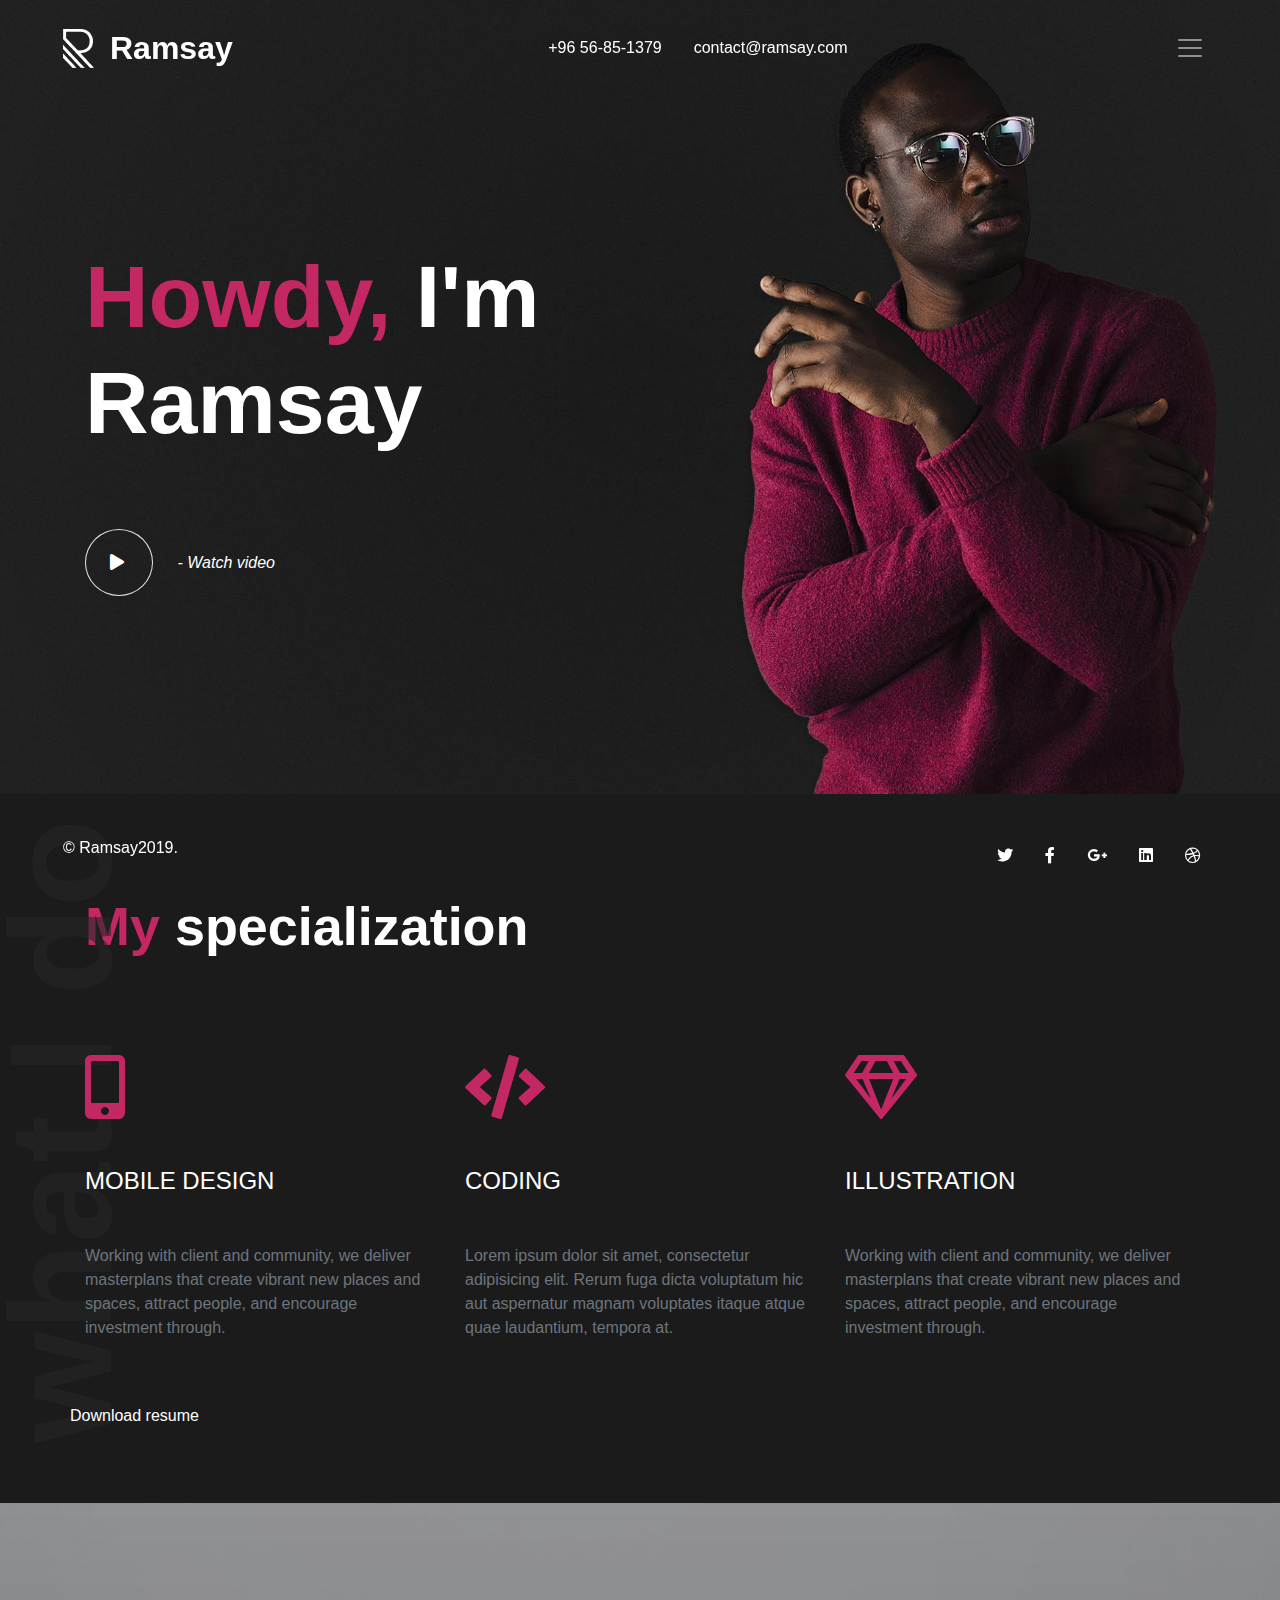
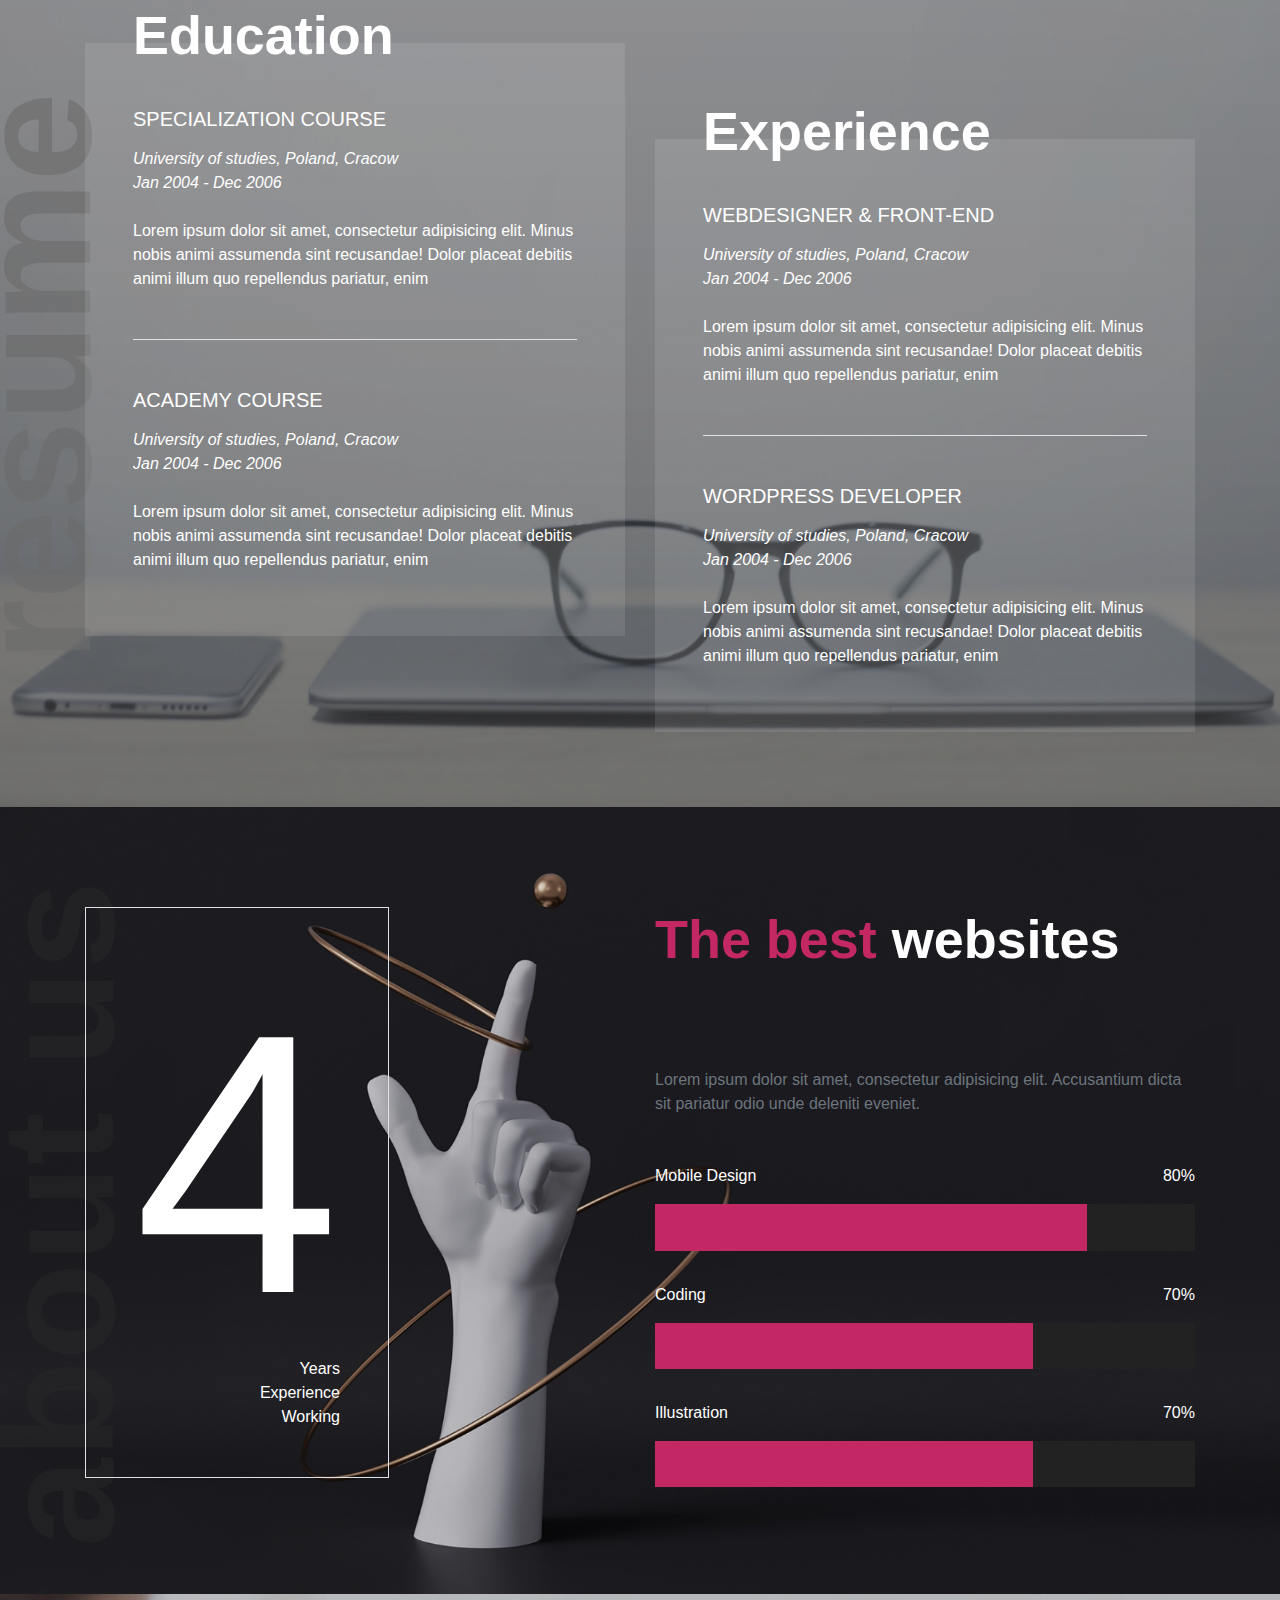
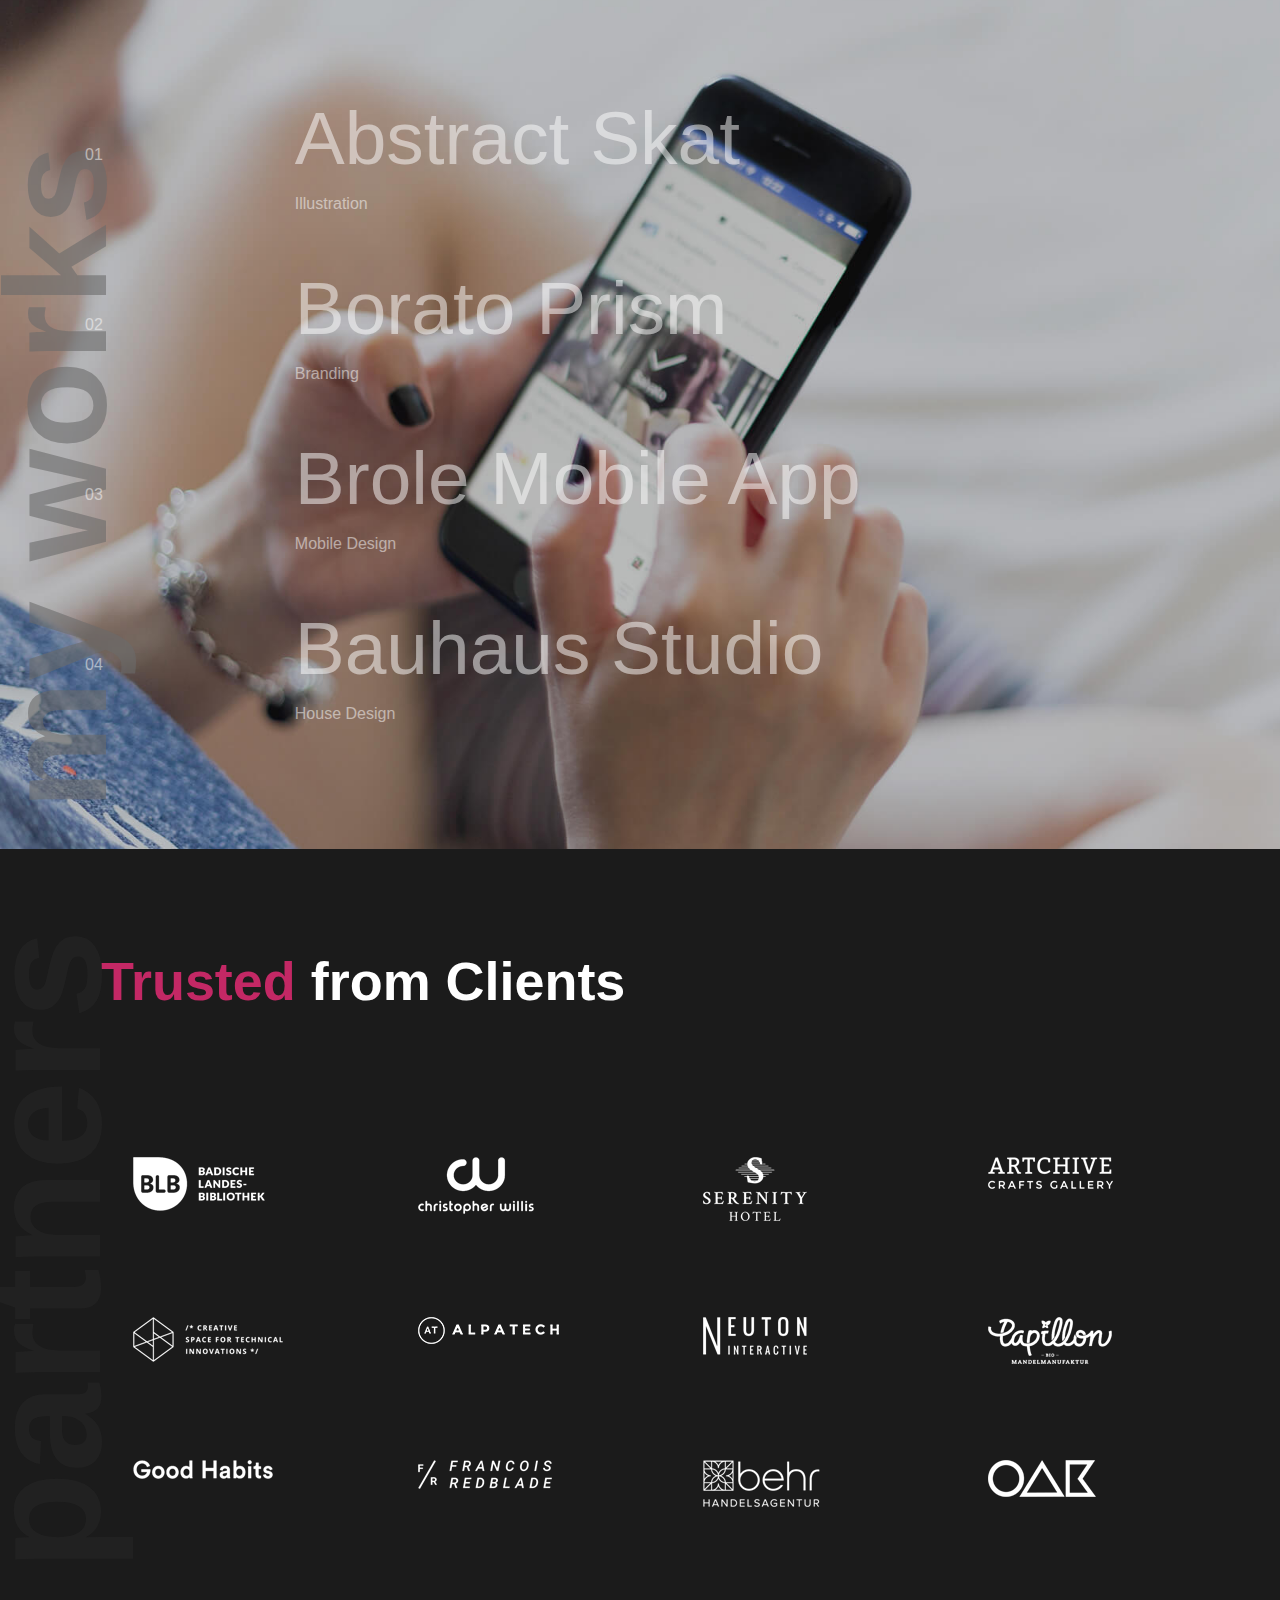
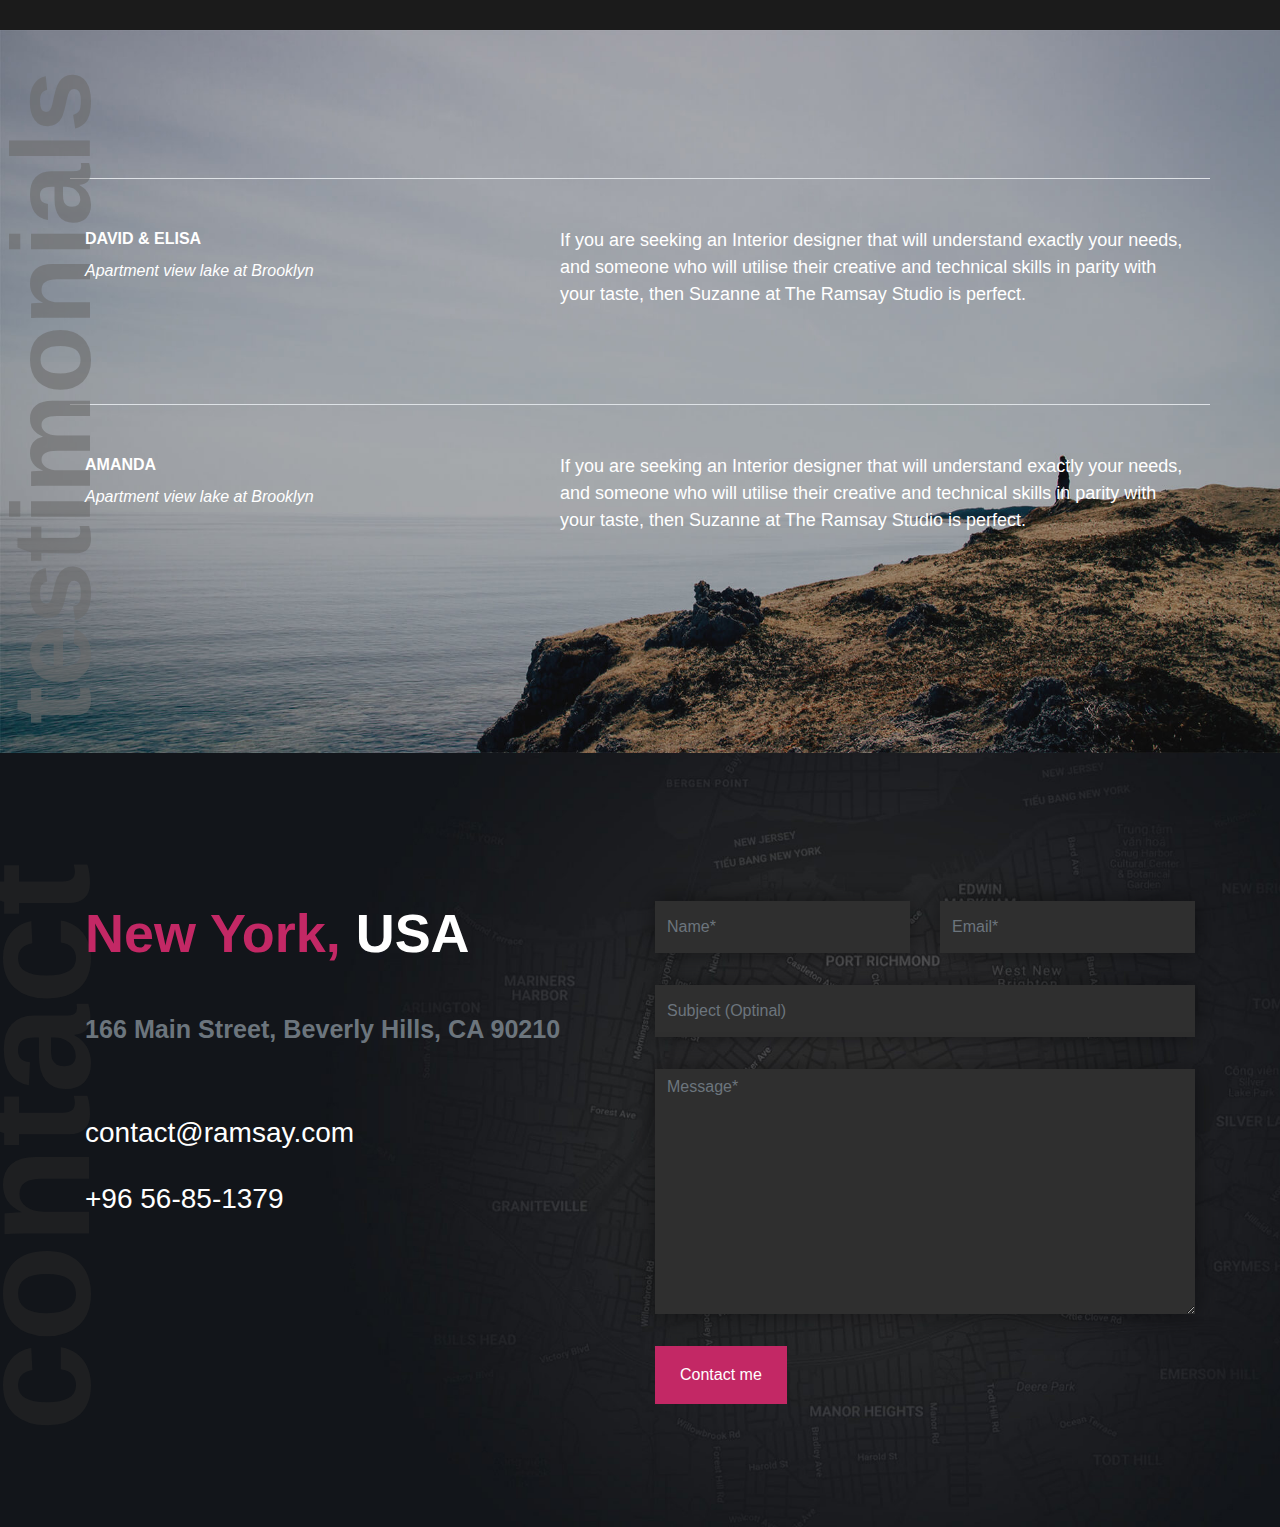
<file: index.html>
<!DOCTYPE html>
<html>
	<head>
		<!-- Required meta tags -->
		<meta charset="utf-8">
		<meta name="viewport" content="width=device-width, initial-scale=1, shrink-to-fit=no">
		
		<meta name="description" content="Free Web tutorials">
		<meta name="keywords" content="HTML, CSS, JavaScript">
		<meta name="author" content="Md Emran Hossain">
		
	    <!-- Company Name & Logo -->
		<title>Ramsay</title>
		<!-- company Icon -->
		<link href="images/logoanb.png" rel="icon">
		<link rel="icon" href="images/favicon.ico" type="image/x-icon">
		
		<!-- Fontawesome sheet -->
		<link href="css/all.css" rel="stylesheet">
		 
		<!-- Bootstrap CSS -->
		<link rel="stylesheet" href="css/bootstrap.min.css">
		<!-- LightBox CSS -->
		<link href="css/lightbox.css" rel="stylesheet">
		<!-- OwlCrousel CSS -->
		<link rel="stylesheet" href="css/owl.carousel.min.css">
		<link rel="stylesheet" href="css/owl.theme.default.min.css">
		<!-- Wow CSS -->
		<link rel="stylesheet" href="css/animate.min.css">
		<!-- Style sheet -->
		<link href="css/global.css" rel="stylesheet">
		<!-- Style sheet -->
		<link href="css/style.css" rel="stylesheet">
	</head>
	<body>
		<style>
			@media (max-width:2560px) {
				.offcanvas-collapse{
					position: fixed;
					top: 0;
					bottom: 0;
					left: 100%;
					width: 100%;
					max-width:400px;
					height:100vh;
					background-color: #1b1b1b;
					overflow-y: auto;
					visibility: hidden;
					transition: transform .3s ease-in-out, visibility .3s ease-in-out, -webkit-transform .3s ease-in-out;
					}
					.offcanvas-collapse.open {
						visibility: visible;
						-webkit-transform: translateX(-100%);
						transform: translateX(-100%);
					}
			}
			@media (max-width:576px) {
				.offcanvas-collapse{
					width: 100%;
					height:100vh;
				}
			}
		</style>
		<header class="fixed-top">
			<div class="container-fluid">
			<nav class="navbar navbar-dark px-sm-5 py-4 px-2">
				<img src="images/brand.png">
				<a class="navbar-brand mr-auto pl-3" href="#"><h2 class="font-weight-bold mb-0">Ramsay</h2></a>
				<ul class="nav mr-auto d-md-flex d-none">
					<li class="nav-item">
						<a class="nav-link text-white" href="Tel:+96 56-85-1379">+96 56-85-1379</a>
					</li>
					<li class="nav-item">
						<a class="nav-link text-white" href="mailto:contact@ramsay.com">contact@ramsay.com</a>
					</li>
				</ul>
				<button class="navbar-toggler" type="button" data-toggle="offcanvas" data-target="#navbarsExample01">
					<span class="navbar-toggler-icon"></span>
				</button>

				<div class="navbar-collapse offcanvas-collapse" id="navbarsExample01">
					<div class="d-flex flex-column h-100">
						<div class="text-right p-5">
							<button type="button" class="navbar-toggler close pr-sm-3 pr-0" data-toggle="offcanvas" data-target="#navbarsExample01">
								<span class="display-4">&times;</span>
							</button>
						</div>
						<div class="h-75 overflow-auto pl-5 pr-3 scroll-sm">
							<ul class="navbar-nav">
								<li class="nav-item">
									<a class="nav-link h4 py-3" href="#">Home</a>
								</li>
								<li class="nav-item">
									<a class="nav-link h4 py-3" href="#">Specialization</a>
								</li>
								<li class="nav-item">
									<a class="nav-link h4 py-3" href="#">Resume</a>
								</li>
								<li class="nav-item">
									<a class="nav-link h4 py-3" href="#">About</a>
								</li>
								<li class="nav-item">
									<a class="nav-link h4 py-3" href="#">Projects</a>
								</li>
								<li class="nav-item">
									<a class="nav-link h4 py-3" href="#">Testimonials</a>
								</li>
								<li class="nav-item">
									<a class="nav-link h4 py-3" href="#">Contact</a>
								</li>
							</ul>
						</div>
						<div class="p-5 mt-auto text-center">
							<ul class="nav d-flex justify-content-center">
								<li><a class="nav-link mx-1" href="#"><i class="fab fa-twitter"></i></a></li>
								<li><a class="nav-link mx-1" href="#"><i class="fab fa-facebook-f"></i></a></li>
								<li><a class="nav-link mx-1" href="#"><i class="fab fa-google-plus-g"></i></a></li>
								<li><a class="nav-link mx-1" href="#"><i class="fab fa-linkedin"></i></a></li>
								<li><a class="nav-link mx-1" href="#"><i class="fab fa-dribbble"></i></a></li>
							</ul>
							<div class="text-white">
								&copy; Ramsay2019. All Rights Reserved
							</div>
						</div>
					</div>
				</div>
			</nav>
			</div>
		</header>
		<main>
			<!-- == first section== -->
			<section id="main" class="bg-size-cover bg-position-center">
				<div class="container my-sm-5 py-sm-5">
					<div class="row py-sm-5 py-1">
						<div class="col-lg-6 col-md-8 col-10">
							<p class="display-2 display-2-min text-white pb-sm-5 mb-sm-5 pb-4 mb-4"><span class="text-orange">Howdy,</span> I'm Ramsay</p>
							<a class="text-white text-decoration-none" href="#">
								<span class="border rounded-circle p-4"><i class="fas fa-play"></i>
								</span><i class="pl-sm-4 pl-1"> - Watch video</i> 
							</a>
						</div>
					</div>
				</div>
			</section>
			<!-- ==whatIdo Section== -->
			<section class="position-relative" id="whatIdo">
				<div class="text-white-25 position-absolute line-height-1 h1-4x bottom-300 left-n250 transform-rotate-n90">
					what I do
				</div>
				<div class="container">
					<h2 class="text-white font-size-weight pb-sm-5 mb-sm-5 pb-4 mb-4"><span class="text-orange">My</span> specialization</h2>
					<div class="row justify-content-center">
						<div class="col-lg-4 col-md-6 text-sm-left text-center">
							<span class="text-orange"><i class="fas fa-mobile-alt fa-4x"></i></span>
							<h4 class="text-white my-sm-5 my-4">MOBILE DESIGN</h4>
							<p class="text-muted">Working with client and community, we deliver masterplans that create vibrant new places and spaces, attract people, and encourage investment through.</p>
						</div>
						<div class="col-lg-4 col-md-6 text-sm-left text-center mt-sm-0 mt-3">
							<span class="text-orange"><i class="fas fa-code fa-4x"></i></span>
							<h4 class="text-white my-sm-5 my-4">CODING</h4>
							<p class="text-muted">Lorem ipsum dolor sit amet, consectetur adipisicing elit. Rerum fuga dicta voluptatum hic aut aspernatur magnam voluptates itaque atque quae laudantium, tempora at.</p>
						</div>
						<div class="col-lg-4 col-md-6 text-sm-left text-center mt-lg-0 mt-3">
							<span class="text-orange"><i class="far fa-gem fa-4x"></i></span>
							<h4 class="text-white my-sm-5 my-4">ILLUSTRATION</h4>
							<p class="text-muted">Working with client and community, we deliver masterplans that create vibrant new places and spaces, attract people, and encourage investment through.</p>
						</div>
						<div class="col-12 mt-5 pl-sm-0 pl-5">
							<a class="text-decoration-none text-white" href="#">Download resume</a>
						</div>
					</div>
				</div>
			</section>
			<!-- ==Resume Section== -->
			<section class="bg-size-cover position-relative" id="resume">
				<div class="text-white-15 position-absolute line-height-1 h1-5x bottom-350 left-n250 transform-rotate-n90">
					resume
				</div>
				<div class="container text-white">
					<div class="row">
						<div class="col-md-6">
							<h2 class="font-size-weight mb-n4 px-5">Education</h2>
							<div class="resume-transparent-bg-color p-5">
								<div class="">
									<h5 class="my-3">SPECIALIZATION COURSE</h5>
									<i>University of studies, Poland, Cracow<br>Jan 2004 - Dec 2006</i>
									<p class="border-bottom pb-5 my-4">Lorem ipsum dolor sit amet, consectetur adipisicing elit. Minus nobis animi assumenda sint recusandae! Dolor placeat debitis animi illum quo repellendus pariatur, enim</p>
								</div>
								<div class="mt-5">
									<h5 class="my-3">ACADEMY COURSE</h5>
									<i>University of studies, Poland, Cracow<br>Jan 2004 - Dec 2006</i>
									<p class="mt-4">Lorem ipsum dolor sit amet, consectetur adipisicing elit. Minus nobis animi assumenda sint recusandae! Dolor placeat debitis animi illum quo repellendus pariatur, enim</p>
								</div>
							</div>
						</div>
						<div class="col-md-6 pt-5 mt-5">
							<h2 class="font-size-weight mb-n4 px-5">Experience</h2>
							<div class="resume-transparent-bg-color p-5">
								<div>
									<h5 class="my-3">WEBDESIGNER & FRONT-END</h5>
									<i>University of studies, Poland, Cracow<br>Jan 2004 - Dec 2006</i>
									<p class="border-bottom pb-5 my-4">Lorem ipsum dolor sit amet, consectetur adipisicing elit. Minus nobis animi assumenda sint recusandae! Dolor placeat debitis animi illum quo repellendus pariatur, enim</p>
								</div>
								<div class="mt-5">
									<h5 class="my-3">WORDPRESS DEVELOPER</h5>
									<i>University of studies, Poland, Cracow<br>Jan 2004 - Dec 2006</i>
									<p class="mt-4">Lorem ipsum dolor sit amet, consectetur adipisicing elit. Minus nobis animi assumenda sint recusandae! Dolor placeat debitis animi illum quo repellendus pariatur, enim</p>
								</div>
							</div>
						</div>
					</div>
				</div>
			</section>
			<!-- ==About US Section== -->
			<section class="bg-size-cover position-relative" id="aboutUS">
				<div class="text-white-25 position-absolute line-height-1 h1-5x bottom-300 left-n275 transform-rotate-n90">
					about us
				</div>
				<div class="container">
					<div class="row justify-content-between">
						<div class="col-md-auto">
							<div class="text-white border text-right p-5">
								<div class="big-font">4</div><div class="mt-n3">Years<br> Experience<br> Working</div>
							</div>
						</div>
						<div class="col-md-6">
							<h2 class="text-white font-size-weight pb-5"><span class="text-orange">The best</span> websites</h2>
							<p class="text-muted my-5">Lorem ipsum dolor sit amet, consectetur adipisicing elit. Accusantium dicta sit pariatur odio unde deleniti eveniet.</p>
							<div class="d-flex justify-content-between text-white">
								<p>Mobile Design</p>
								<p>80%</p>
							</div>
							<div class="progress">
								<div class="progress-bar bg-orange" role="progressbar" style="width:80%;"></div>
							</div>
							<div class="d-flex justify-content-between text-white">
								<p>Coding</p>
								<p>70%</p>
							</div>
							<div class="progress">
								<div class="progress-bar bg-orange" role="progressbar" style="width:70%;"></div>
							</div>
							<div class="d-flex justify-content-between text-white">
								<p>Illustration</p>
								<p>70%</p>
							</div>
							<div class="progress">
								<div class="progress-bar bg-orange" role="progressbar" style="width:70%;"></div>
							</div>
						</div>
					</div>
				</div>
			</section>
			<!-- ==My Works Section== -->
			<section class="bg-size-cover position-relative" id="myWorks">
				<div class="text-white-15 position-absolute line-height-1 h1-4x bottom-300 left-n275 transform-rotate-n90 d-md-block d-none">
					my works
				</div>
				<div class="container text-white">
					<div class="row">
						<div class="col-12">
							<div class="d-flex ops mb-5">
								<span class="my-auto">01</span>
								<div class="pl-md-5 pl-3 ml-md-5 ml-3">
									<div class="pl-md-5 pl-3 ml-md-5 ml-3">
										<h2 class="font4x font4x-md">Abstract Skat</h2>
										<div>Illustration</div>
									</div>
								</div>
							</div>
							<div class="d-flex ops mb-5">
								<span class="my-auto">02</span>
								<div class="pl-md-5 pl-3 ml-md-5 ml-3">
									<div class="pl-md-5 pl-3 ml-md-5 ml-3">
										<h2 class="font4x font4x-md">Borato Prism</h2>
										<div>Branding</div>
									</div>
								</div>
							</div>
							<div class="d-flex ops mb-5">
								<span class="my-auto">03</span>
								<div class="pl-md-5 pl-3 ml-md-5 ml-3">
									<div class="pl-md-5 pl-3 ml-md-5 ml-3">
										<h2 class="font4x font4x-md">Brole Mobile App</h2>
										<div>Mobile Design</div>
									</div>
								</div>
							</div>
							<div class="d-flex ops mb-5">
								<span class="my-auto">04</span>
								<div class="pl-md-5 pl-3 ml-md-5 ml-3">
									<div class="pl-md-5 pl-3 ml-md-5 ml-3">
										<h2 class="font4x font4x-md">Bauhaus Studio</h2>
										<div>House Design</div>
									</div>
								</div>
							</div>
						</div>
					</div>
				</div>
			</section>
			<!-- ==Partners Section== -->
			<section class="position-relative" id="partners">
				<div class="text-white-25 position-absolute line-height-1 h1-5x bottom-300 left-n275 transform-rotate-n90">
					partners
				</div>
				<div class="container">
					<h2 class="text-white font-size-weight pl-3 mb-5"><span class="text-orange">Trusted</span> from Clients</h2>
					<div class="row row-cols-xl-4 row-cols-md-3 row-cols-2">
						<!--01-->
						<div class="col my-5">
							<img src="images/1.png" class="px-sm-5 px-4 mt-5" alt="1">
						</div>
						<!--02-->
						<div class="col my-5">
							<img src="images/2.png" class="px-sm-5 px-4 mt-5" alt="2">
						</div>
						<!--03-->
						<div class="col my-5">
							<img src="images/3.png" class="px-sm-5 px-4 mt-5" alt="3">
						</div>
						<!--04-->
						<div class="col my-5">
							<img src="images/4.png" class="px-sm-5 px-4 mt-5" alt="4">
						</div>
						<!--05-->
						<div class="col mb-5">
							<img src="images/5.png" class="px-sm-5 px-4 mt-5" alt="5">
						</div>
						<!--06-->
						<div class="col mb-5">
							<img src="images/6.png" class="px-sm-5 px-4 mt-5" alt="6">
						</div>
						<!--07-->
						<div class="col mb-5">
							<img src="images/7.png" class="px-sm-5 px-4 mt-5" alt="7">
						</div>
						<!--08-->
						<div class="col mb-5">
							<img src="images/8.png" class="px-sm-5 px-4 mt-5" alt="8">
						</div>
						<!--09-->
						<div class="col mb-5">
							<img src="images/9.png" class="px-sm-5 px-4 mt-5" alt="9">
						</div>
						<!--10-->
						<div class="col mb-5">
							<img src="images/10.png" class="px-sm-5 px-4 mt-5" alt="10">
						</div>
						<!--11-->
						<div class="col mb-5">
							<img src="images/11.png" class="px-sm-5 px-4 mt-5" alt="11">
						</div>
						<!--12-->
						<div class="col mb-5">
							<img src="images/12.png" class="px-sm-5 px-4 mt-5" alt="12">
						</div>
					</div>
				</div>
			</section>
			<!-- ==Testimonials/Review Section== -->
			<section class="bg-size-cover position-relative" id="reviews">
				<div class="text-white-15 position-absolute line-height-1 h1-3x bottom-300 left-n275 transform-rotate-n90">
					testimonials
				</div>
				<div class="container py-5">
					<div class="row text-white border-top">
						<div class="col-md-5">
							<div class="font-weight mb-2">DAVID & ELISA</div>
							<i>Apartment view lake at Brooklyn</i>
						</div>
						<div class="col-md-7">
							<p>If you are seeking an Interior designer that will understand exactly your needs, and someone who will utilise their creative and technical skills in parity with your taste, then Suzanne at The Ramsay Studio is perfect.</p>
						</div>
					</div>
					<div class="row text-white border-top">
						<div class="col-md-5">
							<div  class="font-weight mb-2">AMANDA</div>
							<i>Apartment view lake at Brooklyn</i>
						</div>
						<div class="col-md-7">
							<p>If you are seeking an Interior designer that will understand exactly your needs, and someone who will utilise their creative and technical skills in parity with your taste, then Suzanne at The Ramsay Studio is perfect.</p>
						</div>
					</div>
				</div>
			</section>
			<!-- ==Contact Section== -->
			<section class="bg-size-cover position-relative" id="contact">
				<div class="text-white-25 position-absolute line-height-1 h1-5x bottom-300 left-n250 transform-rotate-n90">
					contact
				</div>
				<div class="container my-5">
					<div class="row">
						<div class="col-md-6">
							<h2 class="text-white font-size-weight"><span class="text-orange">New York, </span>USA</h2>
							<h5 class="text-muted font-weight my-5">166 Main Street, Beverly Hills, CA 90210</h5>
							<h3 class="pt-4"><a class="text-decoration-none color" href="mailto:contact@ramsay.com"> contact@ramsay.com</a></h3>
							<h3 class="py-4"><a class="text-decoration-none text-white" href="Tel:+96 56-85-1379">+96 56-85-1379</a></h3>
						</div>
						<div class="col-md-6">
							<div class="row">
								<div class="form-group col-sm-6 pb-3">
									<input class="form-control bg-light-dark border-0 rounded-0 h-52" type="text" placeholder="Name*">
								</div>
								<div class="form-group col-sm-6 pb-3">
									<input class="form-control bg-light-dark border-0 rounded-0 h-52" type="email" placeholder="Email*">
								</div>
								<div class="form-group col-sm-12 pb-3">
									<input class="form-control bg-light-dark border-0 rounded-0 h-52" type="text" placeholder="Subject (Optinal)">
								</div>
								<div class="form-group col-sm-12 pb-3">
									<textarea class="form-control bg-light-dark border-0 rounded-0 h-245" name="message" placeholder="Message*"></textarea>
								</div>
								<div class="col-sm-12">
									<button class="btn text-white py-3 px-4 rounded-0" type="submit">Contact me</button>
								</div>
							</div>
						</div>
					</div>
				</div>
			</section>
		</main>
		<footer class="fixed-bottom">
			<div class="container-fluid text-white">
				<div class="row justify-content-center px-5 py-sm-4 py-2">
					<div class="col-sm text-sm-left text-center">
						&copy; Ramsay2019.
					</div>
					<div class="col-auto">
						<ul class="nav">
							<li><a class="nav-link" href="#"><i class="fab fa-twitter"></i></a></li>
							<li><a class="nav-link" href="#"><i class="fab fa-facebook-f"></i></a></li>
							<li><a class="nav-link" href="#"><i class="fab fa-google-plus-g"></i></a></li>
							<li><a class="nav-link" href="#"><i class="fab fa-linkedin"></i></a></li>
							<li><a class="nav-link" href="#"><i class="fab fa-dribbble"></i></a></li>
						</ul>
					</div>
				</div>
			</div>
		</footer>
		  
		  
		<!-- Optional JavaScript -->
		<!-- jQuery first, then Popper.js, then Bootstrap JS -->
		<script src="js/jquery-3.5.1.min.js"></script>
		<script src="js/popper.min.js"></script>
		<script src="js/bootstrap.min.js"></script>
		<script src="js/lightbox-plus-jquery.js"></script>
		<script src="js/owl.carousel.min.js"></script>
		<script src="js/isotope.pkgd.min.js"></script>
		<script src="js/wow.min.js"></script>
		<script src="js/jquery.waypoints.min.js"></script>
		<script src="js/jquery.counterup.min.js"></script>
		<script>
			$(function () {
			  'use strict'

			  $('[data-toggle="offcanvas"]').on('click', function () {
				$('.offcanvas-collapse').toggleClass('open')
			  })
			})
		</script>
		<script>
			new WOW().init();
			$('.counter').counterUp({
				delay: 10,
				time: 1000
			});
		</script>
		<script>
			var $lulu = $('.kaissa').isotope({
			  // options
			  itemSelector: '.baissa',
			  layoutMode: 'fitRows'
			});	
			
			// filter items on button click
			$('#portfolioFilter').on( 'click', 'button', function() {
			  var filterValue = $(this).attr('data-filter');
			  $lulu.isotope({ filter: filterValue });
			});
			
			// change active class on buttons
			$('#portfolioFilter').each( function( i, targetBtn ) {
			  var $actionBtn = $( targetBtn );
			  $actionBtn.on( 'click', 'button', function() {
				$actionBtn.find('.active').removeClass('active');
				$( this ).addClass('active');
			  });
			});
		</script>
	 
		<script>
			$(document).ready(function(){
				  $(".owl-carousel").owlCarousel({
					items:4,
					loop:true,
					margin:2,
					autoplay:true,
					autoplayTimeout:1000,
					autoplayHoverPause:true,
					nav:true,
					dots:false,
					responsive:{
						0:{
							items:2,
						},
						600:{
							items:3,
						},
						1000:{
							items:4,
						},
						1300:{
							items:5,
						}
					}
				});
			});			
		</script>
		<script>
						
		</script>
	 </body>
       
</html>
</file>
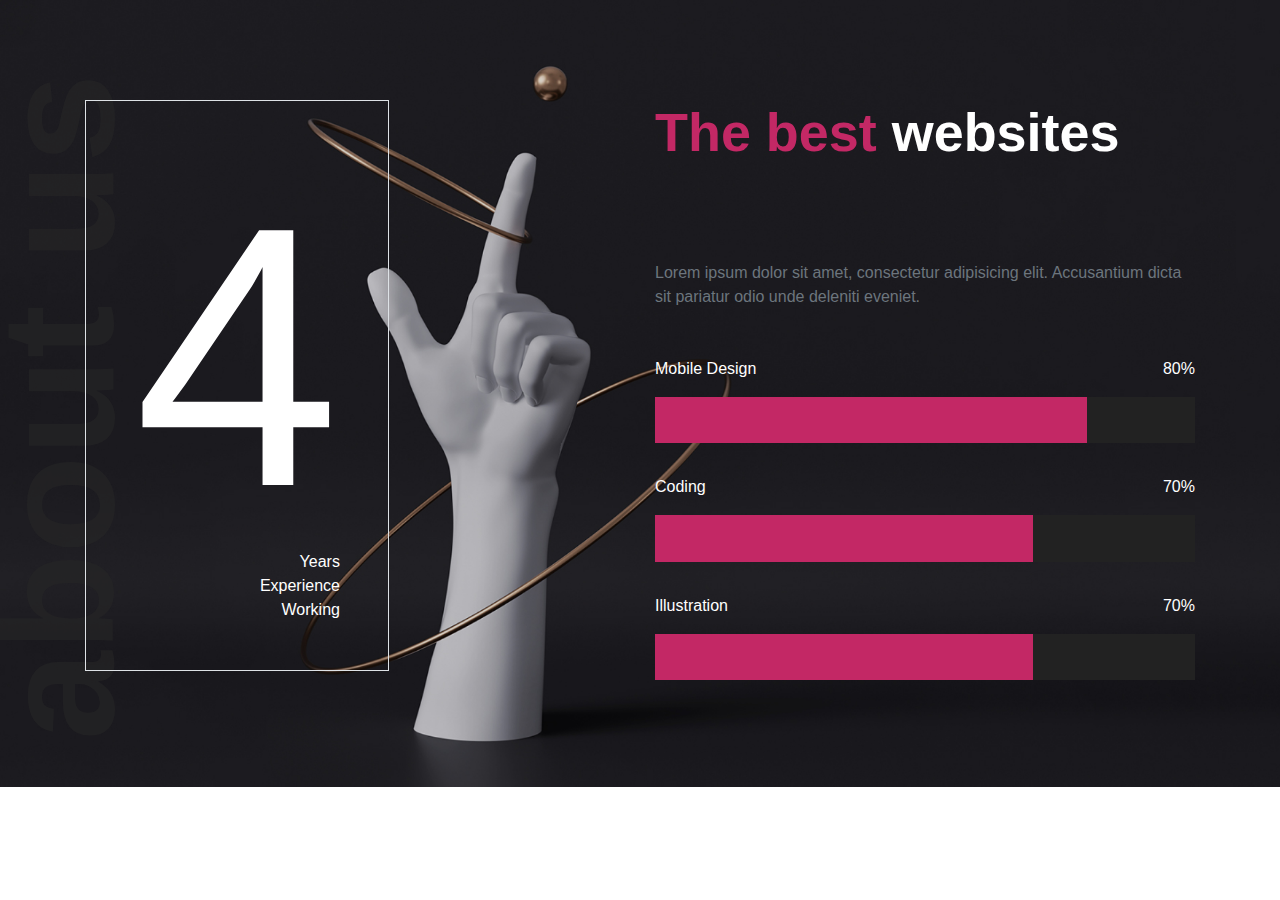
<file: aboutUS.html>
<!DOCTYPE html>
<html>
	<head>
		<!-- Required meta tags -->
		<meta charset="utf-8">
		<meta name="viewport" content="width=device-width, initial-scale=1, shrink-to-fit=no">
		
		<meta name="description" content="Free Web tutorials">
		<meta name="keywords" content="HTML, CSS, JavaScript">
		<meta name="author" content="Md Emran Hossain">
		
	    <!-- Company Name & Logo -->
		<title>Md Emran Hossain</title>
		<!-- company Icon -->
		<link href="images/logoanb.png" rel="icon">
		<link rel="icon" href="images/favicon.ico" type="image/x-icon">
		
		<!-- Fontawesome sheet -->
		<link href="css/all.css" rel="stylesheet">
		 
		<!-- Bootstrap CSS -->
		<link rel="stylesheet" href="css/bootstrap.min.css">
		<!-- LightBox CSS -->
		<link href="css/lightbox.css" rel="stylesheet">
		<!-- OwlCrousel CSS -->
		<link rel="stylesheet" href="css/owl.carousel.min.css">
		<link rel="stylesheet" href="css/owl.theme.default.min.css">
		<!-- Wow CSS -->
		<link rel="stylesheet" href="css/animate.min.css">
		<!-- Style sheet -->
		<link href="css/global.css" rel="stylesheet">
		<!-- Style sheet -->
		<link href="css/style.css" rel="stylesheet">
		
	 </head>
	 <body>
		<header class="fixed-top">
		</header>
		<main>
			<!-- ==About US Section== -->
			<section class="bg-size-cover position-relative" id="aboutUS">
				<div class="text-white-25 position-absolute line-height-1 h1-5x bottom-300 left-n275 transform-rotate-n90">
					about us
				</div>
				<div class="container">
					<div class="row justify-content-between">
						<div class="col-md-auto">
							<div class="text-white border text-right p-5">
								<div class="big-font">4</div><div class="mt-n3">Years<br> Experience<br> Working</div>
							</div>
						</div>
						<div class="col-md-6">
							<h2 class="text-white font-size-weight pb-5"><span class="text-orange">The best</span> websites</h2>
							<p class="text-muted my-5">Lorem ipsum dolor sit amet, consectetur adipisicing elit. Accusantium dicta sit pariatur odio unde deleniti eveniet.</p>
							<div class="d-flex justify-content-between text-white">
								<p>Mobile Design</p>
								<p>80%</p>
							</div>
							<div class="progress">
								<div class="progress-bar bg-orange" role="progressbar" style="width:80%;"></div>
							</div>
							<div class="d-flex justify-content-between text-white">
								<p>Coding</p>
								<p>70%</p>
							</div>
							<div class="progress">
								<div class="progress-bar bg-orange" role="progressbar" style="width:70%;"></div>
							</div>
							<div class="d-flex justify-content-between text-white">
								<p>Illustration</p>
								<p>70%</p>
							</div>
							<div class="progress">
								<div class="progress-bar bg-orange" role="progressbar" style="width:70%;"></div>
							</div>
						</div>
					</div>
				</div>
			</section>
		</main>
		<footer>
		</footer>
		  
		  
		<!-- Optional JavaScript -->
		<!-- jQuery first, then Popper.js, then Bootstrap JS -->
		<script src="js/jquery-3.5.1.min.js"></script>
		<script src="js/popper.min.js"></script>
		<script src="js/bootstrap.min.js"></script>
		<script src="js/lightbox-plus-jquery.js"></script>
		<script src="js/owl.carousel.min.js"></script>
		<script src="js/isotope.pkgd.min.js"></script>
		<script src="js/wow.min.js"></script>
		<script src="js/jquery.waypoints.min.js"></script>
		<script src="js/jquery.counterup.min.js"></script>
		<script>
			new WOW().init();
			$('.counter').counterUp({
				delay: 10,
				time: 1000
			});
		</script>
		<script>
			var $lulu = $('.kaissa').isotope({
			  // options
			  itemSelector: '.baissa',
			  layoutMode: 'fitRows'
			});	
			
			// filter items on button click
			$('#portfolioFilter').on( 'click', 'button', function() {
			  var filterValue = $(this).attr('data-filter');
			  $lulu.isotope({ filter: filterValue });
			});
			
			// change active class on buttons
			$('#portfolioFilter').each( function( i, targetBtn ) {
			  var $actionBtn = $( targetBtn );
			  $actionBtn.on( 'click', 'button', function() {
				$actionBtn.find('.active').removeClass('active');
				$( this ).addClass('active');
			  });
			});
		</script>
	 
		<script>
			$(document).ready(function(){
				  $(".owl-carousel").owlCarousel({
					items:4,
					loop:true,
					margin:2,
					autoplay:true,
					autoplayTimeout:1000,
					autoplayHoverPause:true,
					nav:true,
					dots:false,
					responsive:{
						0:{
							items:2,
						},
						600:{
							items:3,
						},
						1000:{
							items:4,
						},
						1300:{
							items:5,
						}
					}
				});
			});			
		</script>
		<script>
						
		</script>
	</body>
       
</html>
</file>
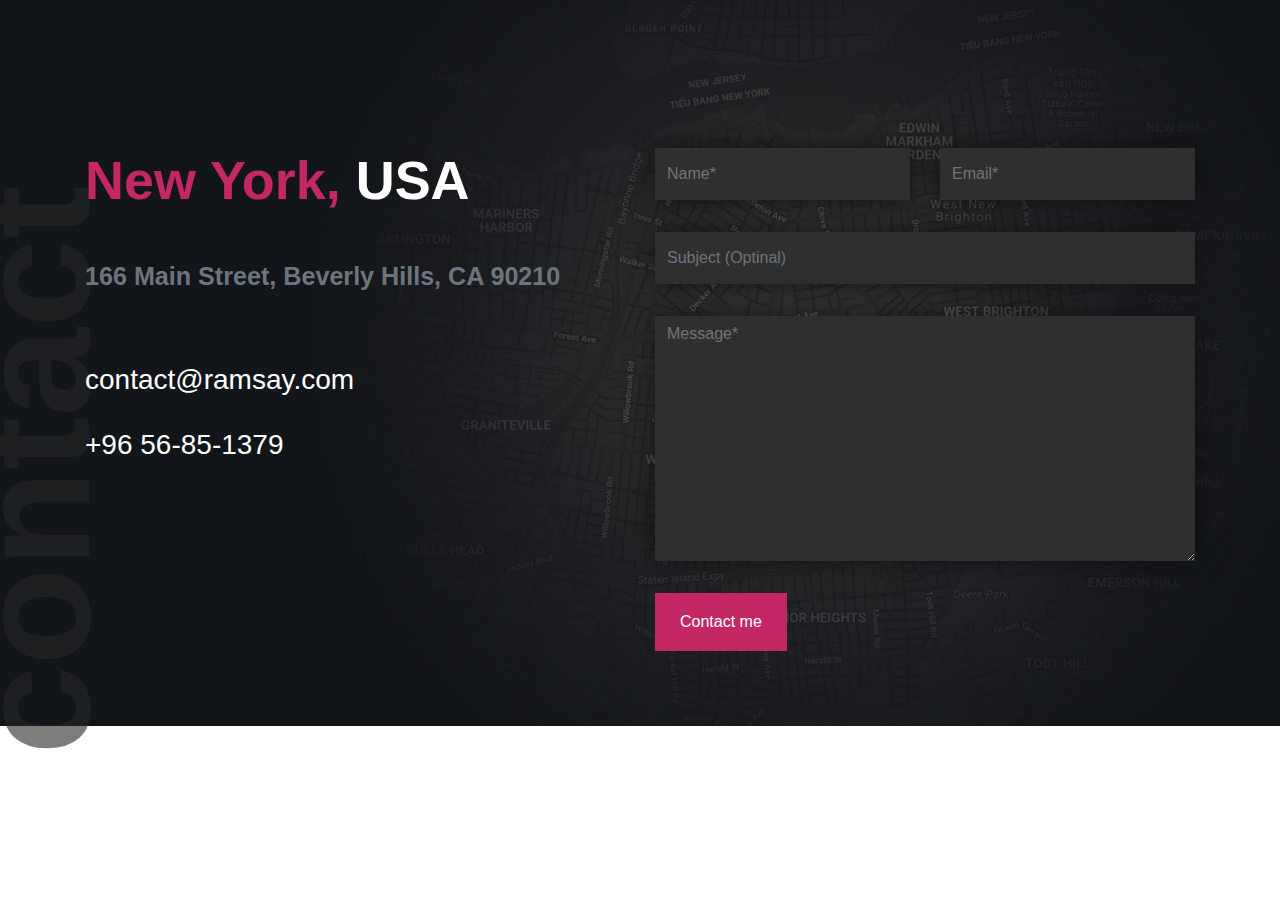
<file: contact.html>
<!DOCTYPE html>
<html>
	<head>
		<!-- Required meta tags -->
		<meta charset="utf-8">
		<meta name="viewport" content="width=device-width, initial-scale=1, shrink-to-fit=no">
		
		<meta name="description" content="Free Web tutorials">
		<meta name="keywords" content="HTML, CSS, JavaScript">
		<meta name="author" content="Md Emran Hossain">
		
	    <!-- Company Name & Logo -->
		<title>Md Emran Hossain</title>
		<!-- company Icon -->
		<link href="images/logoanb.png" rel="icon">
		<link rel="icon" href="images/favicon.ico" type="image/x-icon">
		
		<!-- Fontawesome sheet -->
		<link href="css/all.css" rel="stylesheet">
		 
		<!-- Bootstrap CSS -->
		<link rel="stylesheet" href="css/bootstrap.min.css">
		<!-- LightBox CSS -->
		<link href="css/lightbox.css" rel="stylesheet">
		<!-- OwlCrousel CSS -->
		<link rel="stylesheet" href="css/owl.carousel.min.css">
		<link rel="stylesheet" href="css/owl.theme.default.min.css">
		<!-- Wow CSS -->
		<link rel="stylesheet" href="css/animate.min.css">
		<!-- Style sheet -->
		<link href="css/global.css" rel="stylesheet">
		<!-- Style sheet -->
		<link href="css/style.css" rel="stylesheet">
		
	 </head>
	 <body>
		<header class="fixed-top">
		</header>
		<main>
			<!-- ==Contact Section== -->
			<section class="bg-size-cover" id="contact">
				<div class="text-white-25 position-absolute line-height-1 h1-5x bottom-350 left-n250 transform-rotate-n90">
					contact
				</div>
				<div class="container mt-5">
					<div class="row">
						<div class="col-md-6">
							<h2 class="text-white font-size-weight"><span class="text-orange">New York, </span>USA</h2>
							<h5 class="text-muted font-weight my-5">166 Main Street, Beverly Hills, CA 90210</h5>
							<h3 class="pt-4"><a class="text-decoration-none color" href="mailto:contact@ramsay.com"> contact@ramsay.com</a></h3>
							<h3 class="py-4"><a class="text-decoration-none text-white" href="Tel:+96 56-85-1379">+96 56-85-1379</a></h3>
						</div>
						<div class="col-md-6">
							<div class="row">
								<div class="form-group col-sm-6 pb-3">
									<input class="form-control bg-light-dark border-0 rounded-0 h-52" type="text" placeholder="Name*">
								</div>
								<div class="form-group col-sm-6 pb-3">
									<input class="form-control bg-light-dark border-0 rounded-0 h-52" type="email" placeholder="Email*">
								</div>
								<div class="form-group col-sm-12 pb-3">
									<input class="form-control bg-light-dark border-0 rounded-0 h-52" type="text" placeholder="Subject (Optinal)">
								</div>
								<div class="form-group col-sm-12 pb-3">
									<textarea class="form-control bg-light-dark border-0 rounded-0 h-245" name="message" placeholder="Message*"></textarea>
								</div>
								<div class="col-sm-12">
									<button class="btn text-white py-3 px-4 rounded-0" type="submit">Contact me</button>
								</div>
							</div>
						</div>
					</div>
				</div>
			</section>
		</main>
		<footer>
		</footer>
		  
		  
		<!-- Optional JavaScript -->
		<!-- jQuery first, then Popper.js, then Bootstrap JS -->
		<script src="js/jquery-3.5.1.min.js"></script>
		<script src="js/popper.min.js"></script>
		<script src="js/bootstrap.min.js"></script>
		<script src="js/lightbox-plus-jquery.js"></script>
		<script src="js/owl.carousel.min.js"></script>
		<script src="js/isotope.pkgd.min.js"></script>
		<script src="js/wow.min.js"></script>
		<script src="js/jquery.waypoints.min.js"></script>
		<script src="js/jquery.counterup.min.js"></script>
		<script>
			new WOW().init();
			$('.counter').counterUp({
				delay: 10,
				time: 1000
			});
		</script>
		<script>
			var $lulu = $('.kaissa').isotope({
			  // options
			  itemSelector: '.baissa',
			  layoutMode: 'fitRows'
			});	
			
			// filter items on button click
			$('#portfolioFilter').on( 'click', 'button', function() {
			  var filterValue = $(this).attr('data-filter');
			  $lulu.isotope({ filter: filterValue });
			});
			
			// change active class on buttons
			$('#portfolioFilter').each( function( i, targetBtn ) {
			  var $actionBtn = $( targetBtn );
			  $actionBtn.on( 'click', 'button', function() {
				$actionBtn.find('.active').removeClass('active');
				$( this ).addClass('active');
			  });
			});
		</script>
	 
		<script>
			$(document).ready(function(){
				  $(".owl-carousel").owlCarousel({
					items:4,
					loop:true,
					margin:2,
					autoplay:true,
					autoplayTimeout:1000,
					autoplayHoverPause:true,
					nav:true,
					dots:false,
					responsive:{
						0:{
							items:2,
						},
						600:{
							items:3,
						},
						1000:{
							items:4,
						},
						1300:{
							items:5,
						}
					}
				});
			});			
		</script>
		<script>
						
		</script>
	</body>
       
</html>
</file>
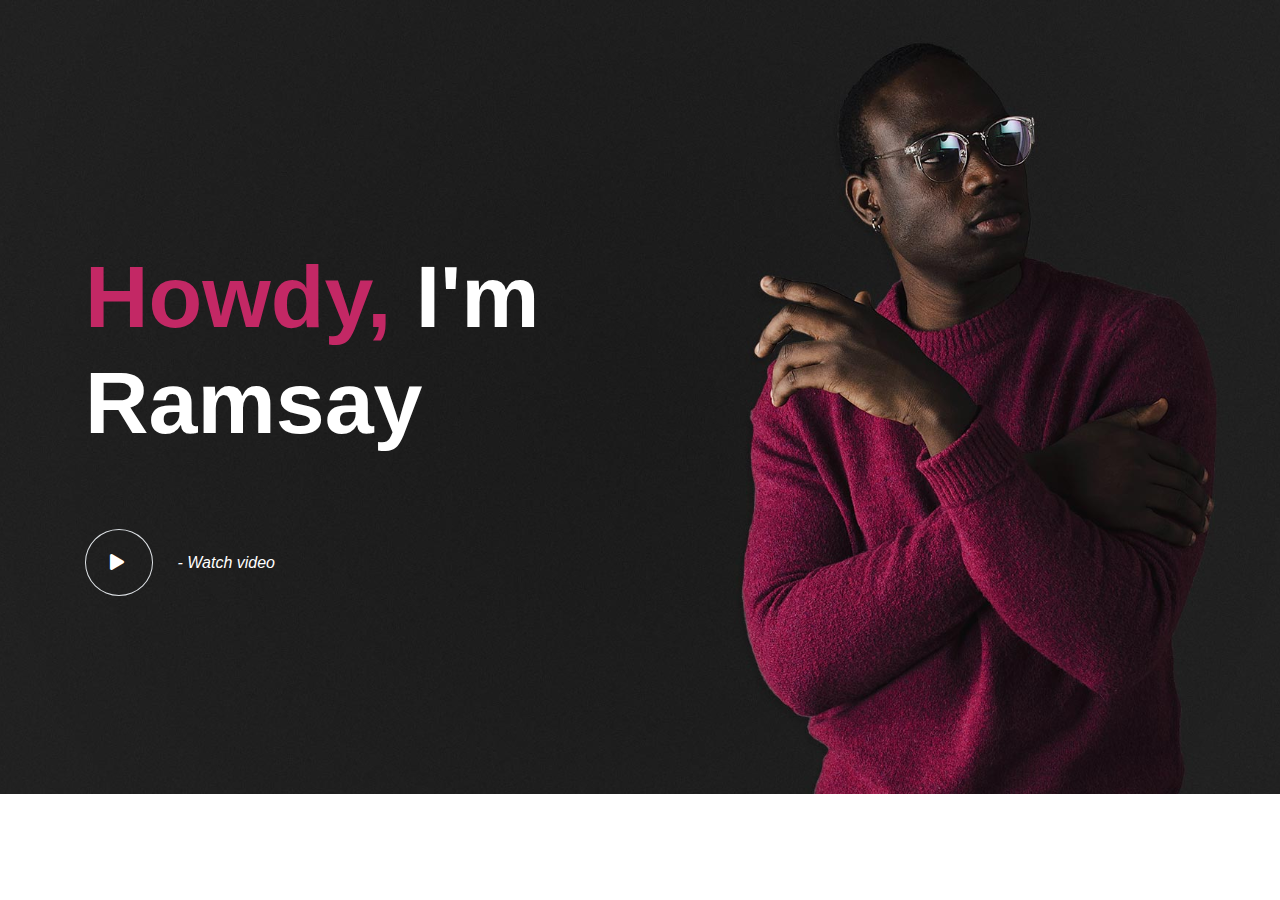
<file: main.html>
<!DOCTYPE html>
<html>
	<head>
		<!-- Required meta tags -->
		<meta charset="utf-8">
		<meta name="viewport" content="width=device-width, initial-scale=1, shrink-to-fit=no">
		
		<meta name="description" content="Free Web tutorials">
		<meta name="keywords" content="HTML, CSS, JavaScript">
		<meta name="author" content="Md Emran Hossain">
		
	    <!-- Company Name & Logo -->
		<title>Md Emran Hossain</title>
		<!-- company Icon -->
		<link href="images/logoanb.png" rel="icon">
		<link rel="icon" href="images/favicon.ico" type="image/x-icon">
		
		<!-- Fontawesome sheet -->
		<link href="css/all.css" rel="stylesheet">
		 
		<!-- Bootstrap CSS -->
		<link rel="stylesheet" href="css/bootstrap.min.css">
		<!-- LightBox CSS -->
		<link href="css/lightbox.css" rel="stylesheet">
		<!-- OwlCrousel CSS -->
		<link rel="stylesheet" href="css/owl.carousel.min.css">
		<link rel="stylesheet" href="css/owl.theme.default.min.css">
		<!-- Wow CSS -->
		<link rel="stylesheet" href="css/animate.min.css">
		<!-- Style sheet -->
		<link href="css/global.css" rel="stylesheet">
		<!-- Style sheet -->
		<link href="css/style.css" rel="stylesheet">
		
	 </head>
	 <body>
		<header class="fixed-top">
		</header>
		<main>
			<!-- == first section== -->
			<section id="main" class="bg-size-cover bg-position-center">
				<div class="container my-sm-5 py-sm-5">
					<div class="row py-5">
						<div class="col-lg-6 col-md-8">
							<p class="display-2 text-white pb-5 mb-5"><span class="text-orange">Howdy,</span> I'm Ramsay</p>
							<a class="text-white text-decoration-none" href="#">
								<span class="border rounded-circle p-4"><i class="fas fa-play"></i>
								</span><i class="pl-4"> - Watch video</i> 
							</a>
						</div>
					</div>
				</div>
			</section>
		</main>
		<footer>
		</footer>
		  
		  
		<!-- Optional JavaScript -->
		<!-- jQuery first, then Popper.js, then Bootstrap JS -->
		<script src="js/jquery-3.5.1.min.js"></script>
		<script src="js/popper.min.js"></script>
		<script src="js/bootstrap.min.js"></script>
		<script src="js/lightbox-plus-jquery.js"></script>
		<script src="js/owl.carousel.min.js"></script>
		<script src="js/isotope.pkgd.min.js"></script>
		<script src="js/wow.min.js"></script>
		<script src="js/jquery.waypoints.min.js"></script>
		<script src="js/jquery.counterup.min.js"></script>
		<script>
			new WOW().init();
			$('.counter').counterUp({
				delay: 10,
				time: 1000
			});
		</script>
		<script>
			var $lulu = $('.kaissa').isotope({
			  // options
			  itemSelector: '.baissa',
			  layoutMode: 'fitRows'
			});	
			
			// filter items on button click
			$('#portfolioFilter').on( 'click', 'button', function() {
			  var filterValue = $(this).attr('data-filter');
			  $lulu.isotope({ filter: filterValue });
			});
			
			// change active class on buttons
			$('#portfolioFilter').each( function( i, targetBtn ) {
			  var $actionBtn = $( targetBtn );
			  $actionBtn.on( 'click', 'button', function() {
				$actionBtn.find('.active').removeClass('active');
				$( this ).addClass('active');
			  });
			});
		</script>
	 
		<script>
			$(document).ready(function(){
				  $(".owl-carousel").owlCarousel({
					items:4,
					loop:true,
					margin:2,
					autoplay:true,
					autoplayTimeout:1000,
					autoplayHoverPause:true,
					nav:true,
					dots:false,
					responsive:{
						0:{
							items:2,
						},
						600:{
							items:3,
						},
						1000:{
							items:4,
						},
						1300:{
							items:5,
						}
					}
				});
			});			
		</script>
		<script>
						
		</script>
	</body>
       
</html>
</file>
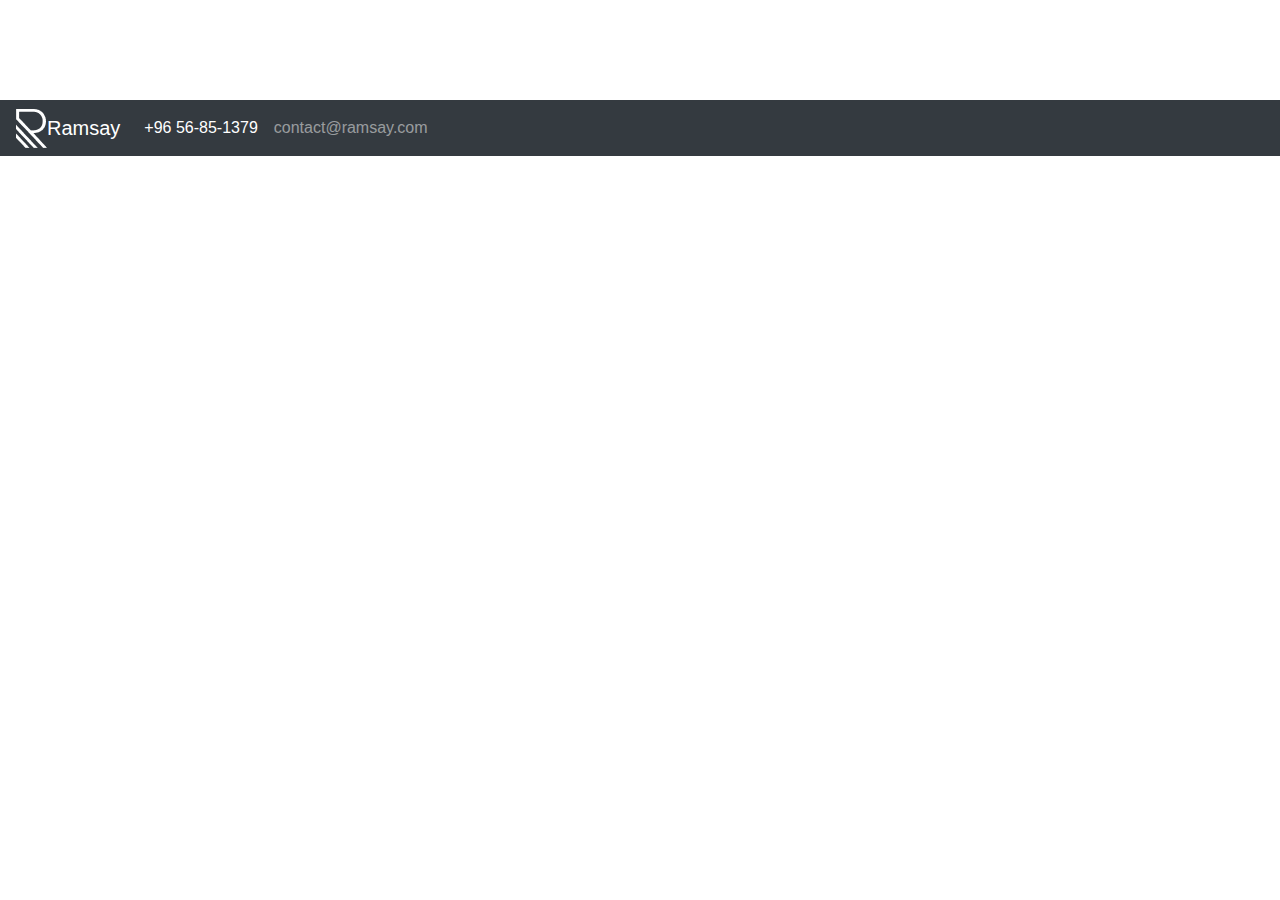
<file: mainNav.html>
<!DOCTYPE html>
<html>
	<head>
		<!-- Required meta tags -->
		<meta charset="utf-8">
		<meta name="viewport" content="width=device-width, initial-scale=1, shrink-to-fit=no">
		
		<meta name="description" content="Free Web tutorials">
		<meta name="keywords" content="HTML, CSS, JavaScript">
		<meta name="author" content="Md Emran Hossain">
		
	    <!-- Company Name & Logo -->
		<title>Md Emran Hossain</title>
		<!-- company Icon -->
		<link href="images/logoanb.png" rel="icon">
		<link rel="icon" href="images/favicon.ico" type="image/x-icon">
		
		<!-- Fontawesome sheet -->
		<link href="css/all.css" rel="stylesheet">
		 
		<!-- Bootstrap CSS -->
		<link rel="stylesheet" href="css/bootstrap.min.css">
		<!-- LightBox CSS -->
		<link href="css/lightbox.css" rel="stylesheet">
		<!-- OwlCrousel CSS -->
		<link rel="stylesheet" href="css/owl.carousel.min.css">
		<link rel="stylesheet" href="css/owl.theme.default.min.css">
		<!-- Wow CSS -->
		<link rel="stylesheet" href="css/animate.min.css">
		<!-- Style sheet -->
		<link href="css/global.css" rel="stylesheet">
		<!-- Style sheet -->
		<link href="css/style.css" rel="stylesheet">
		
	 </head>
	 <body>
			<header class="fixed-top">
			</header>
			<main>
				<!-- == Section Part Name == -->
				<section id="">
					<nav class="navbar navbar-expand-sm navbar-dark bg-dark">
						<img src="images/brand.png">
					  <a class="navbar-brand" href="#">Ramsay</a>
					  <button class="navbar-toggler" type="button" data-toggle="collapse" data-target="#navbarsExample03" aria-controls="navbarsExample03" aria-expanded="false" aria-label="Toggle navigation">
						<span class="navbar-toggler-icon"></span>
					  </button>

					  <div class="collapse navbar-collapse" id="navbarsExample03">
						<ul class="navbar-nav mr-auto">
						  <li class="nav-item active">
							<a class="nav-link" href="Tel:+96 56-85-1379">+96 56-85-1379</a>
						  </li>
						  <li class="nav-item">
							<a class="nav-link" href="mailto:contact@ramsay.com">contact@ramsay.com</a>
						  </li>
						</ul>
					  </div>
					</nav>
				</section>
			</main>
			<footer>
			</footer>
		  
		  
		<!-- Optional JavaScript -->
		<!-- jQuery first, then Popper.js, then Bootstrap JS -->
		<script src="js/jquery-3.5.1.min.js"></script>
		<script src="js/popper.min.js"></script>
		<script src="js/bootstrap.min.js"></script>
		<script src="js/lightbox-plus-jquery.js"></script>
		<script src="js/owl.carousel.min.js"></script>
		<script src="js/isotope.pkgd.min.js"></script>
		<script src="js/wow.min.js"></script>
		<script src="js/jquery.waypoints.min.js"></script>
		<script src="js/jquery.counterup.min.js"></script>
		<script>
			new WOW().init();
			$('.counter').counterUp({
				delay: 10,
				time: 1000
			});
		</script>
		<script>
			var $lulu = $('.kaissa').isotope({
			  // options
			  itemSelector: '.baissa',
			  layoutMode: 'fitRows'
			});	
			
			// filter items on button click
			$('#portfolioFilter').on( 'click', 'button', function() {
			  var filterValue = $(this).attr('data-filter');
			  $lulu.isotope({ filter: filterValue });
			});
			
			// change active class on buttons
			$('#portfolioFilter').each( function( i, targetBtn ) {
			  var $actionBtn = $( targetBtn );
			  $actionBtn.on( 'click', 'button', function() {
				$actionBtn.find('.active').removeClass('active');
				$( this ).addClass('active');
			  });
			});
		</script>
	 
		<script>
			$(document).ready(function(){
				  $(".owl-carousel").owlCarousel({
					items:4,
					loop:true,
					margin:2,
					autoplay:true,
					autoplayTimeout:1000,
					autoplayHoverPause:true,
					nav:true,
					dots:false,
					responsive:{
						0:{
							items:2,
						},
						600:{
							items:3,
						},
						1000:{
							items:4,
						},
						1300:{
							items:5,
						}
					}
				});
			});			
		</script>
		<script>
						
		</script>
	 </body>
       
</html>
</file>
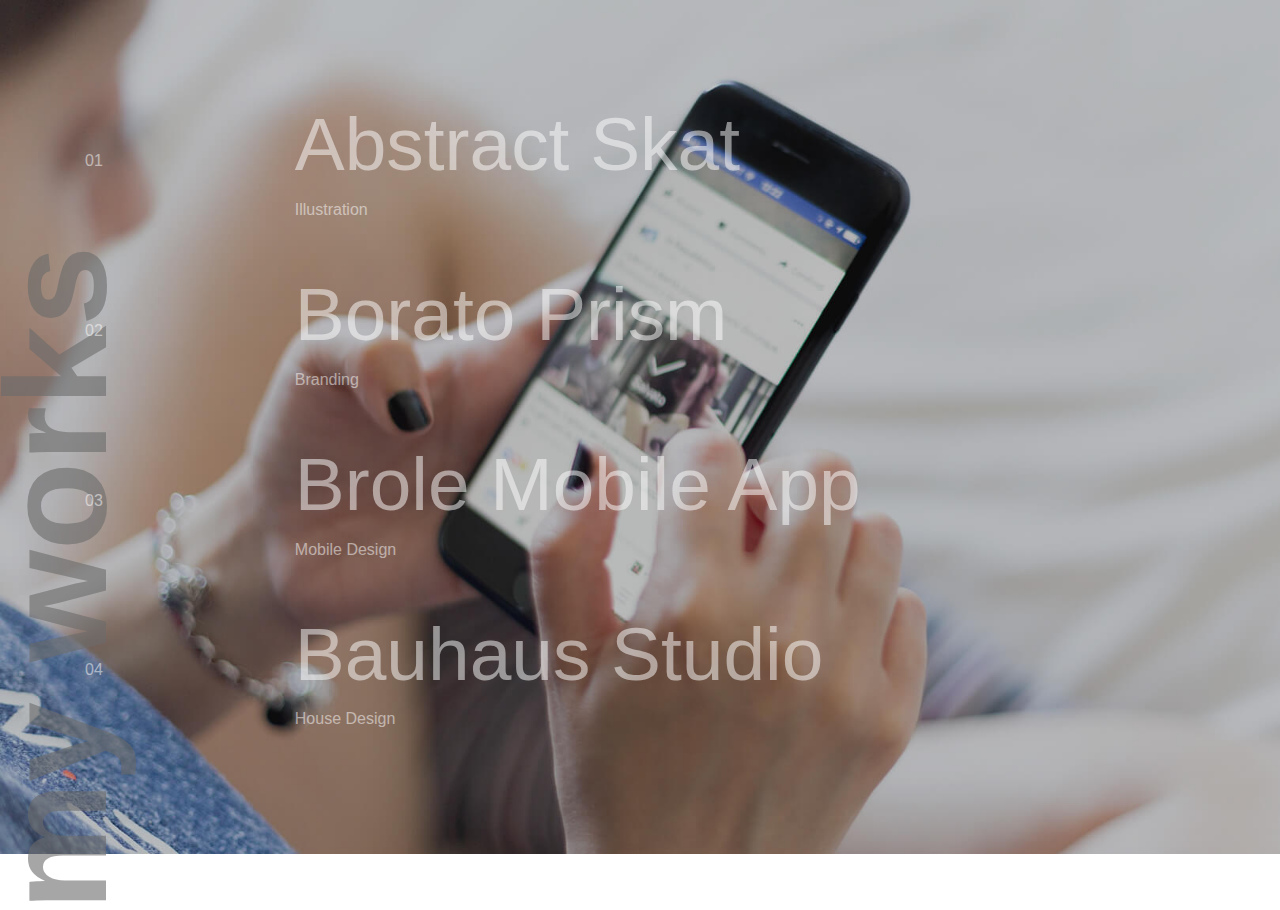
<file: myWorks.html>
<!DOCTYPE html>
<html>
	<head>
		<!-- Required meta tags -->
		<meta charset="utf-8">
		<meta name="viewport" content="width=device-width, initial-scale=1, shrink-to-fit=no">
		
		<meta name="description" content="Free Web tutorials">
		<meta name="keywords" content="HTML, CSS, JavaScript">
		<meta name="author" content="Md Emran Hossain">
		
	    <!-- Company Name & Logo -->
		<title>Md Emran Hossain</title>
		<!-- company Icon -->
		<link href="images/logoanb.png" rel="icon">
		<link rel="icon" href="images/favicon.ico" type="image/x-icon">
		
		<!-- Fontawesome sheet -->
		<link href="css/all.css" rel="stylesheet">
		 
		<!-- Bootstrap CSS -->
		<link rel="stylesheet" href="css/bootstrap.min.css">
		<!-- LightBox CSS -->
		<link href="css/lightbox.css" rel="stylesheet">
		<!-- OwlCrousel CSS -->
		<link rel="stylesheet" href="css/owl.carousel.min.css">
		<link rel="stylesheet" href="css/owl.theme.default.min.css">
		<!-- Wow CSS -->
		<link rel="stylesheet" href="css/animate.min.css">
		<!-- Style sheet -->
		<link href="css/global.css" rel="stylesheet">
		<!-- Style sheet -->
		<link href="css/style.css" rel="stylesheet">
		
	 </head>
	 <body>
		<header class="fixed-top">
		</header>
		<main>
			<!-- ==My Works Section== -->
			<section class="bg-size-cover" id="myWorks">
				<div class="text-white-15 position-absolute line-height-1 h1-4x bottom-250 left-n275 transform-rotate-n90">
				my works
			</div>
				<div class="container text-white">
					<div class="row">
						<div class="col-12">
							<div class="d-flex ops mb-5">
								<span class="my-auto">01</span>
								<div class="pl-5 ml-5">
									<div class="pl-5 ml-5">
										<h2 class="font4x">Abstract Skat</h2>
										<div>Illustration</div>
									</div>
								</div>
							</div>
							<div class="d-flex ops mb-5">
								<span class="my-auto">02</span>
								<div class="pl-5 ml-5">
									<div class="pl-5 ml-5">
										<h2 class="font4x">Borato Prism</h2>
										<div>Branding</div>
									</div>
								</div>
							</div>
							<div class="d-flex ops mb-5">
								<span class="my-auto">03</span>
								<div class="pl-5 ml-5">
									<div class="pl-5 ml-5">
										<h2 class="font4x">Brole Mobile App</h2>
										<div>Mobile Design</div>
									</div>
								</div>
							</div>
							<div class="d-flex ops mb-5">
								<span class="my-auto">04</span>
								<div class="pl-5 ml-5">
									<div class="pl-5 ml-5">
										<h2 class="font4x">Bauhaus Studio</h2>
										<div>House Design</div>
									</div>
								</div>
							</div>
						</div>
					</div>
				</div>
			</section>
		</main>
		<footer>
		</footer>
		
		<!-- Optional JavaScript -->
		<!-- jQuery first, then Popper.js, then Bootstrap JS -->
		<script src="js/jquery-3.5.1.min.js"></script>
		<script src="js/popper.min.js"></script>
		<script src="js/bootstrap.min.js"></script>
		<script src="js/lightbox-plus-jquery.js"></script>
		<script src="js/owl.carousel.min.js"></script>
		<script src="js/isotope.pkgd.min.js"></script>
		<script src="js/wow.min.js"></script>
		<script src="js/jquery.waypoints.min.js"></script>
		<script src="js/jquery.counterup.min.js"></script>
		<script>
			new WOW().init();
			$('.counter').counterUp({
				delay: 10,
				time: 1000
			});
		</script>
		<script>
			var $lulu = $('.kaissa').isotope({
			  // options
			  itemSelector: '.baissa',
			  layoutMode: 'fitRows'
			});	
			
			// filter items on button click
			$('#portfolioFilter').on( 'click', 'button', function() {
			  var filterValue = $(this).attr('data-filter');
			  $lulu.isotope({ filter: filterValue });
			});
			
			// change active class on buttons
			$('#portfolioFilter').each( function( i, targetBtn ) {
			  var $actionBtn = $( targetBtn );
			  $actionBtn.on( 'click', 'button', function() {
				$actionBtn.find('.active').removeClass('active');
				$( this ).addClass('active');
			  });
			});
		</script>
	 
		<script>
			$(document).ready(function(){
				  $(".owl-carousel").owlCarousel({
					items:4,
					loop:true,
					margin:2,
					autoplay:true,
					autoplayTimeout:1000,
					autoplayHoverPause:true,
					nav:true,
					dots:false,
					responsive:{
						0:{
							items:2,
						},
						600:{
							items:3,
						},
						1000:{
							items:4,
						},
						1300:{
							items:5,
						}
					}
				});
			});			
		</script>
		<script>
						
		</script>
	 </body>
       
</html>
</file>
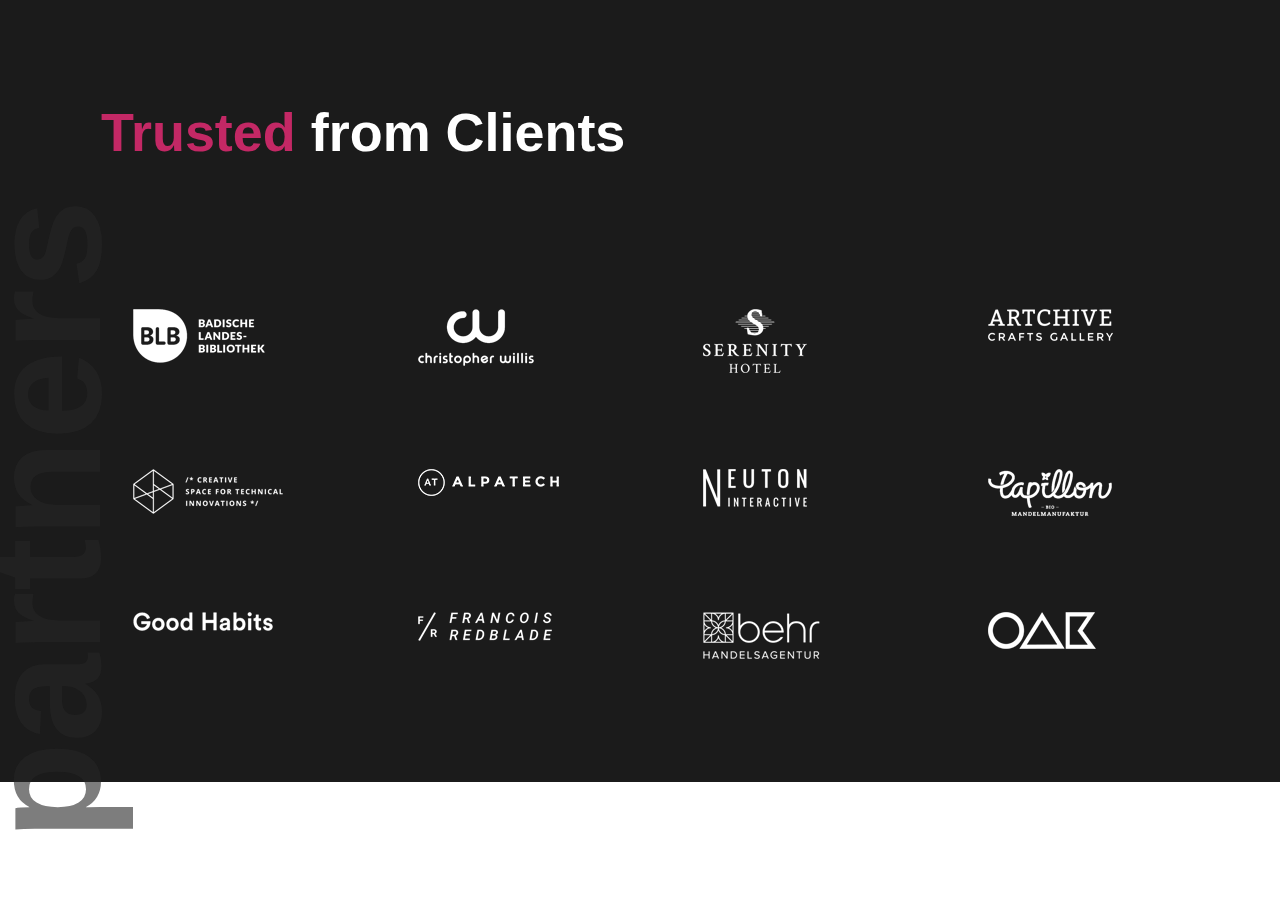
<file: partners.html>
<!DOCTYPE html>
<html>
	<head>
		<!-- Required meta tags -->
		<meta charset="utf-8">
		<meta name="viewport" content="width=device-width, initial-scale=1, shrink-to-fit=no">
		
		<meta name="description" content="Free Web tutorials">
		<meta name="keywords" content="HTML, CSS, JavaScript">
		<meta name="author" content="Md Emran Hossain">
		
	    <!-- Company Name & Logo -->
		<title>Md Emran Hossain</title>
		<!-- company Icon -->
		<link href="images/logoanb.png" rel="icon">
		<link rel="icon" href="images/favicon.ico" type="image/x-icon">
		
		<!-- Fontawesome sheet -->
		<link href="css/all.css" rel="stylesheet">
		 
		<!-- Bootstrap CSS -->
		<link rel="stylesheet" href="css/bootstrap.min.css">
		<!-- LightBox CSS -->
		<link href="css/lightbox.css" rel="stylesheet">
		<!-- OwlCrousel CSS -->
		<link rel="stylesheet" href="css/owl.carousel.min.css">
		<link rel="stylesheet" href="css/owl.theme.default.min.css">
		<!-- Wow CSS -->
		<link rel="stylesheet" href="css/animate.min.css">
		<!-- Style sheet -->
		<link href="css/global.css" rel="stylesheet">
		<!-- Style sheet -->
		<link href="css/style.css" rel="stylesheet">
		
	 </head>
	 <body>
		<header class="fixed-top">
		</header>
		<main>
			<!-- ==Partners Section== -->
			<section id="partners">
				<div class="text-white-25 position-absolute line-height-1 h1-5x bottom-300 left-n275 transform-rotate-n90">
					partners
				</div>
				<div class="container">
					<h2 class="text-white font-size-weight pl-3 mb-5"><span class="text-orange">Trusted</span> from Clients</h2>
					<div class="row row-cols-xl-4 row-cols-md-3 row-cols-2">
						<!--01-->
						<div class="col my-5">
							<img src="images/1.png" class="px-sm-5 px-4 mt-5" alt="1">
						</div>
						<!--02-->
						<div class="col my-5">
							<img src="images/2.png" class="px-sm-5 px-4 mt-5" alt="2">
						</div>
						<!--03-->
						<div class="col my-5">
							<img src="images/3.png" class="px-sm-5 px-4 mt-5" alt="3">
						</div>
						<!--04-->
						<div class="col my-5">
							<img src="images/4.png" class="px-sm-5 px-4 mt-5" alt="4">
						</div>
						<!--05-->
						<div class="col mb-5">
							<img src="images/5.png" class="px-sm-5 px-4 mt-5" alt="5">
						</div>
						<!--06-->
						<div class="col mb-5">
							<img src="images/6.png" class="px-sm-5 px-4 mt-5" alt="6">
						</div>
						<!--07-->
						<div class="col mb-5">
							<img src="images/7.png" class="px-sm-5 px-4 mt-5" alt="7">
						</div>
						<!--08-->
						<div class="col mb-5">
							<img src="images/8.png" class="px-sm-5 px-4 mt-5" alt="8">
						</div>
						<!--09-->
						<div class="col mb-5">
							<img src="images/9.png" class="px-sm-5 px-4 mt-5" alt="9">
						</div>
						<!--10-->
						<div class="col mb-5">
							<img src="images/10.png" class="px-sm-5 px-4 mt-5" alt="10">
						</div>
						<!--11-->
						<div class="col mb-5">
							<img src="images/11.png" class="px-sm-5 px-4 mt-5" alt="11">
						</div>
						<!--12-->
						<div class="col mb-5">
							<img src="images/12.png" class="px-sm-5 px-4 mt-5" alt="12">
						</div>
					</div>
				</div>
			</section>
		</main>
		<footer>
		</footer>
		  
		  
		<!-- Optional JavaScript -->
		<!-- jQuery first, then Popper.js, then Bootstrap JS -->
		<script src="js/jquery-3.5.1.min.js"></script>
		<script src="js/popper.min.js"></script>
		<script src="js/bootstrap.min.js"></script>
		<script src="js/lightbox-plus-jquery.js"></script>
		<script src="js/owl.carousel.min.js"></script>
		<script src="js/isotope.pkgd.min.js"></script>
		<script src="js/wow.min.js"></script>
		<script src="js/jquery.waypoints.min.js"></script>
		<script src="js/jquery.counterup.min.js"></script>
		<script>
			new WOW().init();
			$('.counter').counterUp({
				delay: 10,
				time: 1000
			});
		</script>
		<script>
			var $lulu = $('.kaissa').isotope({
			  // options
			  itemSelector: '.baissa',
			  layoutMode: 'fitRows'
			});	
			
			// filter items on button click
			$('#portfolioFilter').on( 'click', 'button', function() {
			  var filterValue = $(this).attr('data-filter');
			  $lulu.isotope({ filter: filterValue });
			});
			
			// change active class on buttons
			$('#portfolioFilter').each( function( i, targetBtn ) {
			  var $actionBtn = $( targetBtn );
			  $actionBtn.on( 'click', 'button', function() {
				$actionBtn.find('.active').removeClass('active');
				$( this ).addClass('active');
			  });
			});
		</script>
	 
		<script>
			$(document).ready(function(){
				  $(".owl-carousel").owlCarousel({
					items:4,
					loop:true,
					margin:2,
					autoplay:true,
					autoplayTimeout:1000,
					autoplayHoverPause:true,
					nav:true,
					dots:false,
					responsive:{
						0:{
							items:2,
						},
						600:{
							items:3,
						},
						1000:{
							items:4,
						},
						1300:{
							items:5,
						}
					}
				});
			});			
		</script>
		<script>
						
		</script>
	</body>
       
</html>
</file>
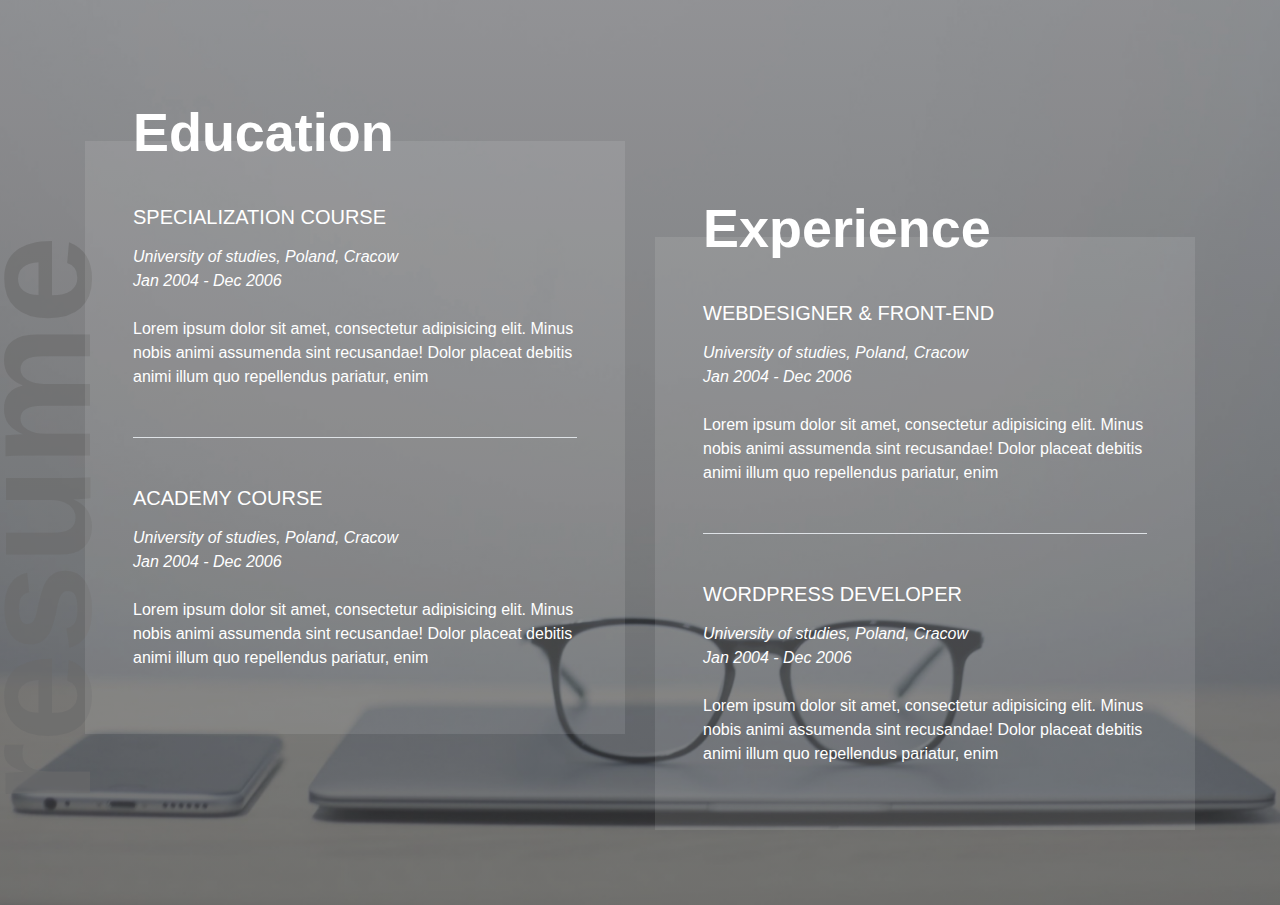
<file: resume.html>
<!DOCTYPE html>
<html>
	<head>
		<!-- Required meta tags -->
		<meta charset="utf-8">
		<meta name="viewport" content="width=device-width, initial-scale=1, shrink-to-fit=no">
		
		<meta name="description" content="Free Web tutorials">
		<meta name="keywords" content="HTML, CSS, JavaScript">
		<meta name="author" content="Md Emran Hossain">
		
	    <!-- Company Name & Logo -->
		<title>Md Emran Hossain</title>
		<!-- company Icon -->
		<link href="images/logoanb.png" rel="icon">
		<link rel="icon" href="images/favicon.ico" type="image/x-icon">
		
		<!-- Fontawesome sheet -->
		<link href="css/all.css" rel="stylesheet">
		 
		<!-- Bootstrap CSS -->
		<link rel="stylesheet" href="css/bootstrap.min.css">
		<!-- LightBox CSS -->
		<link href="css/lightbox.css" rel="stylesheet">
		<!-- OwlCrousel CSS -->
		<link rel="stylesheet" href="css/owl.carousel.min.css">
		<link rel="stylesheet" href="css/owl.theme.default.min.css">
		<!-- Wow CSS -->
		<link rel="stylesheet" href="css/animate.min.css">
		<!-- Style sheet -->
		<link href="css/global.css" rel="stylesheet">
		<!-- Style sheet -->
		<link href="css/style.css" rel="stylesheet">
		
	 </head>
	 <body>
		<header class="fixed-top">
		</header>
		<main>
			<!-- ==Resume Section== -->
			<section class="bg-size-cover" id="resume">
				<div class="text-white-15 position-absolute line-height-1 h1-5x bottom-300 left-n250 transform-rotate-n90">
					resume
				</div>
				<div class="container text-white">
					<div class="row">
						<div class="col-md-6">
							<h2 class="font-size-weight mb-n4 px-5">Education</h2>
							<div class="resume-transparent-bg-color p-5">
								<div class="">
									<h5 class="my-3">SPECIALIZATION COURSE</h5>
									<i>University of studies, Poland, Cracow<br>Jan 2004 - Dec 2006</i>
									<p class="border-bottom pb-5 my-4">Lorem ipsum dolor sit amet, consectetur adipisicing elit. Minus nobis animi assumenda sint recusandae! Dolor placeat debitis animi illum quo repellendus pariatur, enim</p>
								</div>
								<div class="mt-5">
									<h5 class="my-3">ACADEMY COURSE</h5>
									<i>University of studies, Poland, Cracow<br>Jan 2004 - Dec 2006</i>
									<p class="mt-4">Lorem ipsum dolor sit amet, consectetur adipisicing elit. Minus nobis animi assumenda sint recusandae! Dolor placeat debitis animi illum quo repellendus pariatur, enim</p>
								</div>
							</div>
						</div>
						<div class="col-md-6 pt-5 mt-5">
							<h2 class="font-size-weight mb-n4 px-5">Experience</h2>
							<div class="resume-transparent-bg-color p-5">
								<div>
									<h5 class="my-3">WEBDESIGNER & FRONT-END</h5>
									<i>University of studies, Poland, Cracow<br>Jan 2004 - Dec 2006</i>
									<p class="border-bottom pb-5 my-4">Lorem ipsum dolor sit amet, consectetur adipisicing elit. Minus nobis animi assumenda sint recusandae! Dolor placeat debitis animi illum quo repellendus pariatur, enim</p>
								</div>
								<div class="mt-5">
									<h5 class="my-3">WORDPRESS DEVELOPER</h5>
									<i>University of studies, Poland, Cracow<br>Jan 2004 - Dec 2006</i>
									<p class="mt-4">Lorem ipsum dolor sit amet, consectetur adipisicing elit. Minus nobis animi assumenda sint recusandae! Dolor placeat debitis animi illum quo repellendus pariatur, enim</p>
								</div>
							</div>
						</div>
					</div>
				</div>
			</section>
		</main>
		<footer>
		</footer>
		  
		  
		<!-- Optional JavaScript -->
		<!-- jQuery first, then Popper.js, then Bootstrap JS -->
		<script src="js/jquery-3.5.1.min.js"></script>
		<script src="js/popper.min.js"></script>
		<script src="js/bootstrap.min.js"></script>
		<script src="js/lightbox-plus-jquery.js"></script>
		<script src="js/owl.carousel.min.js"></script>
		<script src="js/isotope.pkgd.min.js"></script>
		<script src="js/wow.min.js"></script>
		<script src="js/jquery.waypoints.min.js"></script>
		<script src="js/jquery.counterup.min.js"></script>
		<script>
			new WOW().init();
			$('.counter').counterUp({
				delay: 10,
				time: 1000
			});
		</script>
		<script>
			var $lulu = $('.kaissa').isotope({
			  // options
			  itemSelector: '.baissa',
			  layoutMode: 'fitRows'
			});	
			
			// filter items on button click
			$('#portfolioFilter').on( 'click', 'button', function() {
			  var filterValue = $(this).attr('data-filter');
			  $lulu.isotope({ filter: filterValue });
			});
			
			// change active class on buttons
			$('#portfolioFilter').each( function( i, targetBtn ) {
			  var $actionBtn = $( targetBtn );
			  $actionBtn.on( 'click', 'button', function() {
				$actionBtn.find('.active').removeClass('active');
				$( this ).addClass('active');
			  });
			});
		</script>
	 
		<script>
			$(document).ready(function(){
				  $(".owl-carousel").owlCarousel({
					items:4,
					loop:true,
					margin:2,
					autoplay:true,
					autoplayTimeout:1000,
					autoplayHoverPause:true,
					nav:true,
					dots:false,
					responsive:{
						0:{
							items:2,
						},
						600:{
							items:3,
						},
						1000:{
							items:4,
						},
						1300:{
							items:5,
						}
					}
				});
			});			
		</script>
		<script>
						
		</script>
	</body>
       
</html>
</file>
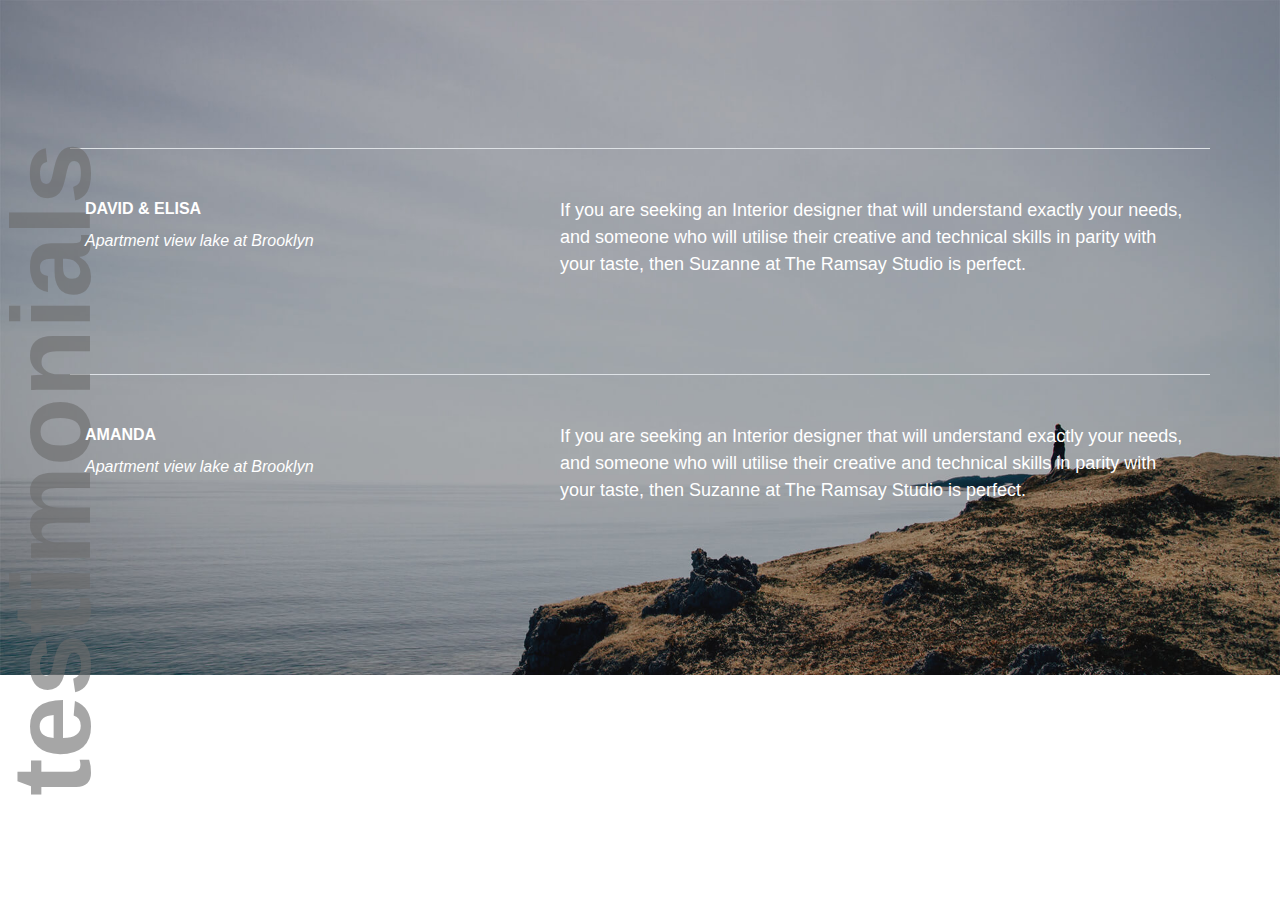
<file: testimonials.html>
<!DOCTYPE html>
<html>
	<head>
		<!-- Required meta tags -->
		<meta charset="utf-8">
		<meta name="viewport" content="width=device-width, initial-scale=1, shrink-to-fit=no">
		
		<meta name="description" content="Free Web tutorials">
		<meta name="keywords" content="HTML, CSS, JavaScript">
		<meta name="author" content="Md Emran Hossain">
		
	    <!-- Company Name & Logo -->
		<title>Md Emran Hossain</title>
		<!-- company Icon -->
		<link href="images/logoanb.png" rel="icon">
		<link rel="icon" href="images/favicon.ico" type="image/x-icon">
		
		<!-- Fontawesome sheet -->
		<link href="css/all.css" rel="stylesheet">
		 
		<!-- Bootstrap CSS -->
		<link rel="stylesheet" href="css/bootstrap.min.css">
		<!-- LightBox CSS -->
		<link href="css/lightbox.css" rel="stylesheet">
		<!-- OwlCrousel CSS -->
		<link rel="stylesheet" href="css/owl.carousel.min.css">
		<link rel="stylesheet" href="css/owl.theme.default.min.css">
		<!-- Wow CSS -->
		<link rel="stylesheet" href="css/animate.min.css">
		<!-- Style sheet -->
		<link href="css/global.css" rel="stylesheet">
		<!-- Style sheet -->
		<link href="css/style.css" rel="stylesheet">
		
	 </head>
	 <body>
		<header class="fixed-top">
		</header>
		<main>
			<!-- ==Testimonials/Review Section== -->
			<section class="bg-size-cover" id="reviews">
				<div class="text-white-15 position-absolute line-height-1 h1-3x bottom-375 left-n275 transform-rotate-n90">
					testimonials
				</div>
				<div class="container pt-5">
					<div class="row text-white border-top">
						<div class="col-md-5">
							<div class="font-weight mb-2">DAVID & ELISA</div>
							<i>Apartment view lake at Brooklyn</i>
						</div>
						<div class="col-md-7">
							<p>If you are seeking an Interior designer that will understand exactly your needs, and someone who will utilise their creative and technical skills in parity with your taste, then Suzanne at The Ramsay Studio is perfect.</p>
						</div>
					</div>
					<div class="row text-white border-top">
						<div class="col-md-5">
							<div  class="font-weight mb-2">AMANDA</div>
							<i>Apartment view lake at Brooklyn</i>
						</div>
						<div class="col-md-7">
							<p>If you are seeking an Interior designer that will understand exactly your needs, and someone who will utilise their creative and technical skills in parity with your taste, then Suzanne at The Ramsay Studio is perfect.</p>
						</div>
					</div>
				</div>
			</section>
		</main>
		<footer>
		</footer>
		  
		  
		<!-- Optional JavaScript -->
		<!-- jQuery first, then Popper.js, then Bootstrap JS -->
		<script src="js/jquery-3.5.1.min.js"></script>
		<script src="js/popper.min.js"></script>
		<script src="js/bootstrap.min.js"></script>
		<script src="js/lightbox-plus-jquery.js"></script>
		<script src="js/owl.carousel.min.js"></script>
		<script src="js/isotope.pkgd.min.js"></script>
		<script src="js/wow.min.js"></script>
		<script src="js/jquery.waypoints.min.js"></script>
		<script src="js/jquery.counterup.min.js"></script>
		<script>
			new WOW().init();
			$('.counter').counterUp({
				delay: 10,
				time: 1000
			});
		</script>
		<script>
			var $lulu = $('.kaissa').isotope({
			  // options
			  itemSelector: '.baissa',
			  layoutMode: 'fitRows'
			});	
			
			// filter items on button click
			$('#portfolioFilter').on( 'click', 'button', function() {
			  var filterValue = $(this).attr('data-filter');
			  $lulu.isotope({ filter: filterValue });
			});
			
			// change active class on buttons
			$('#portfolioFilter').each( function( i, targetBtn ) {
			  var $actionBtn = $( targetBtn );
			  $actionBtn.on( 'click', 'button', function() {
				$actionBtn.find('.active').removeClass('active');
				$( this ).addClass('active');
			  });
			});
		</script>
	 
		<script>
			$(document).ready(function(){
				  $(".owl-carousel").owlCarousel({
					items:4,
					loop:true,
					margin:2,
					autoplay:true,
					autoplayTimeout:1000,
					autoplayHoverPause:true,
					nav:true,
					dots:false,
					responsive:{
						0:{
							items:2,
						},
						600:{
							items:3,
						},
						1000:{
							items:4,
						},
						1300:{
							items:5,
						}
					}
				});
			});			
		</script>
		<script>
						
		</script>
	</body>
       
</html>
</file>
<file: css/global.css>
/* ----- ======= Global CSS ======= ------ */
body{
	font-family: 'Montserrat', sans-serif;
}
header button{
	outline:0!important;
	border:0!important;
}
.close:hover{
	color:#fff!important;
}
section{
	padding-top:100px;
	padding-bottom:75px;
}
.bg-position-center{
	background-position:center;
}
.bg-size-cover{
	background-size:cover;
}
.top-auto{
	top:auto;
}
.bottom-auto{
	bottom:auto;
}
.left-auto{
	left:auto;
}
.right-auto{
	right:auto;
}
.top-0{
	top:0;
}
.bottom-0{
	bottom:0;
}
.bottom-100{
	bottom:100px;
}
.bottom-200{
	bottom:200px;
}
.bottom-250{
	bottom:250px;
}
.bottom-300{
	bottom:300px;
}
.bottom-350{
	bottom:350px;
}
.bottom-375{
	bottom:375px;
}
.left-0{
	left:0;
}
.left-n200{
	left:-200px;
}
.left-n250{
	left:-250px;
}
.left-n275{
	left:-275px;
}
.right-0{
	right:0;
}
.img-flip{
	transform:scaleX(-1);
}
.text-white-25{
    color:#27272799!important;
}
.text-white-15{
    color:#6b6a6a99!important;
}
.text-orange{
	color:#c32865;
}
.bg-orange{
	background-color:#c32865;
}
.bg-position-right{
	background-position:right;
}
.font-size-weight{
	font-weight:600;
	font-size:3.371rem;
}
.h-52{
	height:52px;
}
.h-245{
	height:245px!important;
}
.transform-rotate-n90{
	-ms-transform: rotate(-90deg); /* IE 9 */
	transform: rotate(-90deg);
}
.line-height-1{
	line-height:1;
}
.h1-5x{
	font-size:10rem;
	font-weight:700;
}
.h1-4x{
	font-size:9rem;
	font-weight:600;
}
.h1-3x{
	font-size:7rem;
	font-weight:600;
}
/* ----- ======= Global Media CSS ======= ------ */


@media (max-width:1100px) {
	
}

@media (max-width:576px) {
	
}

/* ----- Scrollbar ------ */
.scroll-sm::-webkit-scrollbar {
  width: 6px;
}
.scroll::-webkit-scrollbar {
  width: 8px;
}
.scroll-lg::-webkit-scrollbar {
  width: 10px;
}
.scroll-sm::-webkit-scrollbar-thumb,
.scroll::-webkit-scrollbar-thumb,
.scroll-lg::-webkit-scrollbar-thumb{
  background: #06060652; 
}
.scroll-sm::-webkit-scrollbar-track,
.scroll::-webkit-scrollbar-track,
.scroll-lg::-webkit-scrollbar-track{
  background: #00000025; 
}
</file>
<file: css/style.css>
/* ----- ======= Theme CSS ======= ------ */

/* --- Main Section -- */
header .close .display-4{
	line-height:.2;
}
header i{
	color:white;
	transition:all .5s;
}
header i:hover{
	color:#c32865;
	transition:all .5s;
}
.scroll-sm::-webkit-scrollbar{
	background-color:#c32865;
}
/* --- Main Section -- */
#main{
	background-image:url('../images/main.jpg');
}
#main p{
	font-weight:600!important;
}
/* --- whatIdo Section -- */
#whatIdo{
	background-color:#1b1b1b;
}
#whatIdo .font-weight{
	font-weight:500!important;
}
/* --- resume Section -- */
#resume{
	background-image: linear-gradient(rgba(85, 85, 86, 0.5), rgba(62, 62, 61, 0.65)),
                  url("../images/resume.jpg");
	/* background-color:#1b1b1b;
	background-image:url('../images/resume.jpg'); */
}
.resume-transparent-bg-color{
	background-color:#ffffff1a;
	transition:all 1s;
}
.resume-transparent-bg-color:hover{
	background-color:#c32865;
	transition:all 1s;
}
/* --- aboutUS Section -- */
#aboutUS{
	background-image:url('../images/about.jpg');
}
#aboutUS .progress{
	height: 2.9rem;
	background-color:#222;
    border-radius:0;
	margin-bottom: 2rem;
}
#aboutUS .big-font{
	font-size: 23.142rem;
	font-weight: 400;
	line-height:1.125;
}
.vertical-text{
	transform: translateY(50%);
	top: 50%;
}
/* --- myWorks Section -- */
#myWorks{
	background-image:url('../images/project3.jpg');
}
.font4x{
	font-size:4.68rem;
	font-weight:500;
}
.ops{
	opacity:.5;
	transition:all .5s;
}
.ops:hover{
	opacity:1;
	transition:all 1s;
	transform: scale(1.125);
}
/* --- partners Section -- */
#partners{
	background-color:#1b1b1b;
}

/* --- reviews Section -- */
#reviews{
	background-image:url('../images/reviews.jpg');
	background-size:cover;
}
#reviews .font-weight{
	font-weight:600;
}
#reviews p{
	font-size:1.125rem;
}
#reviews .row{
	padding-top:3rem;
	padding-bottom:5rem;
}

/* --- contact Section -- */
#contact{
	background-image:url('../images/contact.jpg');
}
#contact .color{
	color:white;
}
#contact .color:hover{
	color:#c32865;
}
#contact .font-weight{
	font-weight:600;
	font-size: 1.571rem;
}
#contact .form-control{
	box-shadow:0 0 25px #00000080;
}
#contact .btn{
	background-color:#c32865;
}
#contact .btn:hover{
	background-color:#d44980;
}
.bg-light-dark{
	background-color:#2f2f2f;
}
#contact input:focus {
  background-color:#2f2f2f;
}
#contact textarea:focus {
  background-color:#2f2f2f;
}
/* --- footer Section -- */
footer a{
	color:white;
	transition:all .5s;
}
footer a:hover{
	color:#c32865;
	transition:all .5s;
}
footer.fixed-bottom{
	z-index:1;
}
/* ----- ======= Global Media CSS ======= ------ */


@media (max-width:1100px) {
	
}
@media (max-width:1024px) {
	.font4x-md{
		font-size:3rem;
		font-weight:500;
	}
}

@media (max-width:576px) {
	.display-2-min{
		font-size: 3.5rem;
		line-height: 1.2;
	}
}
</file>
